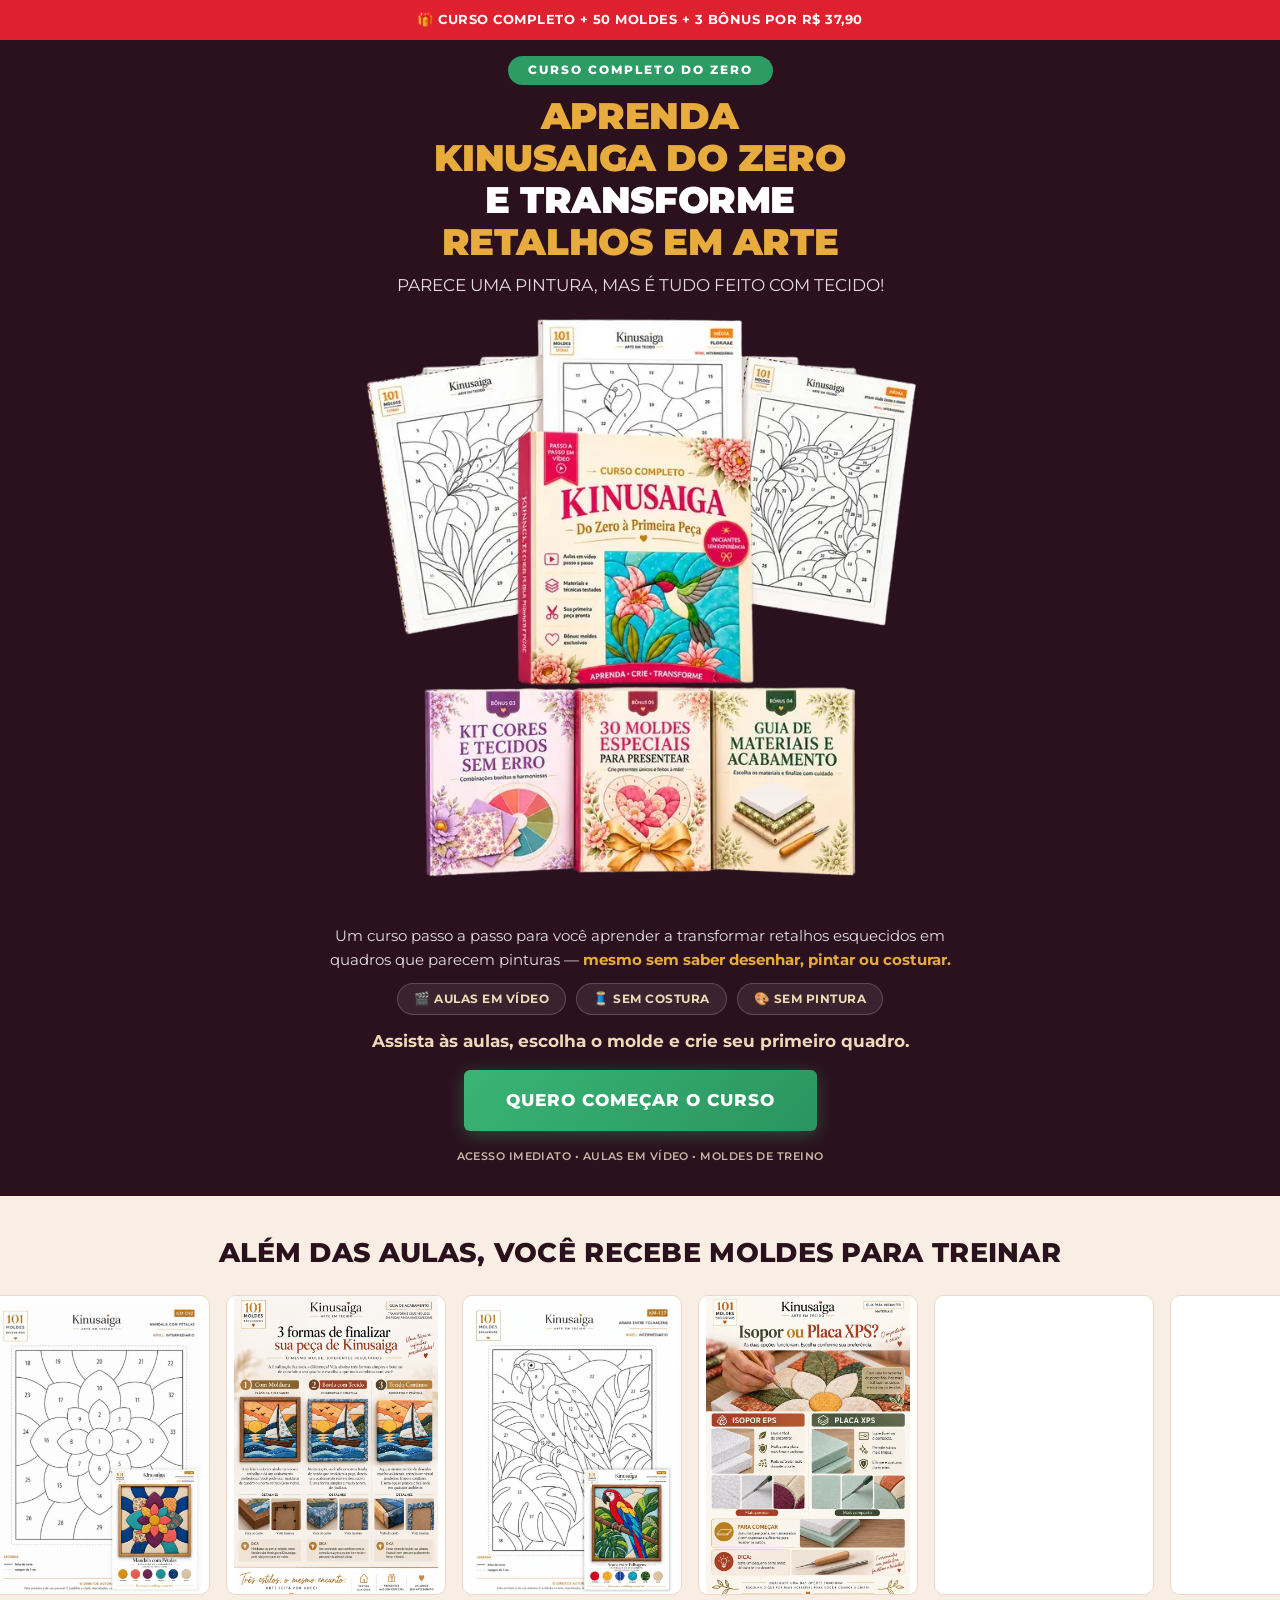
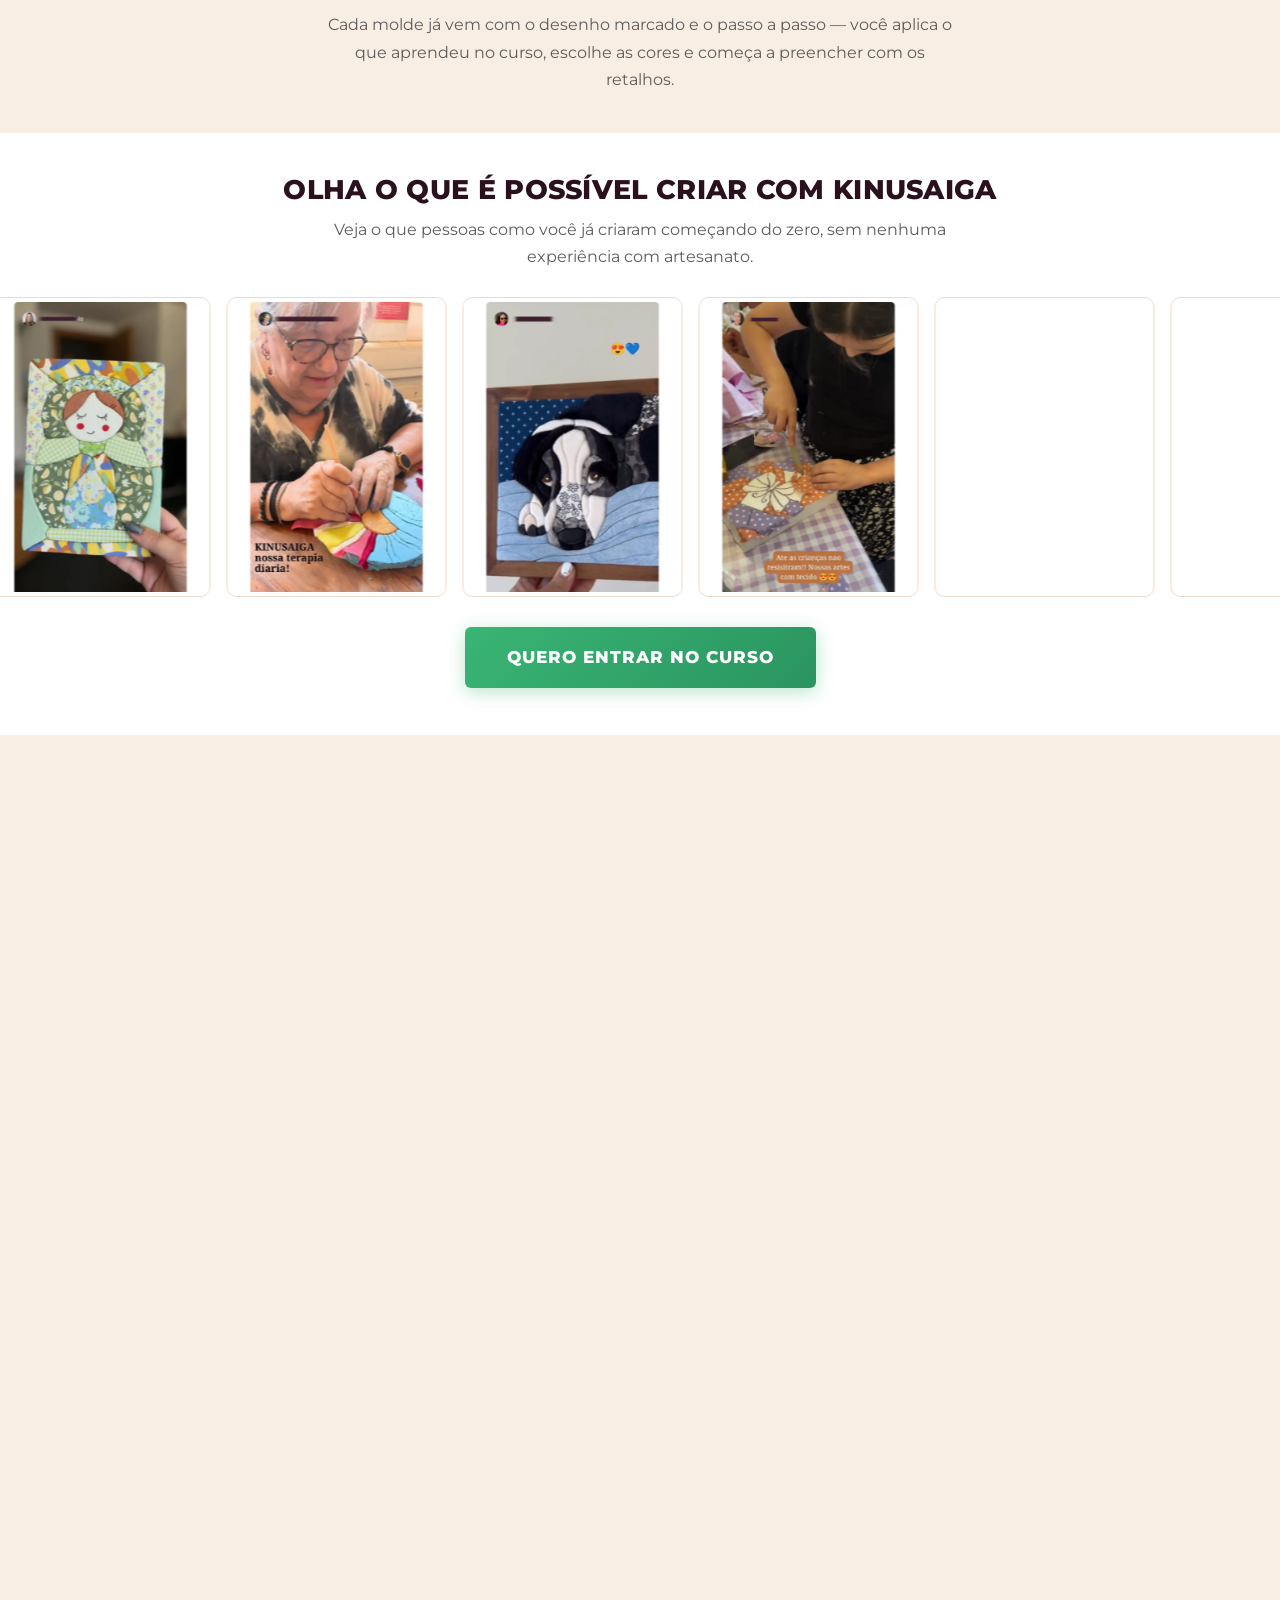
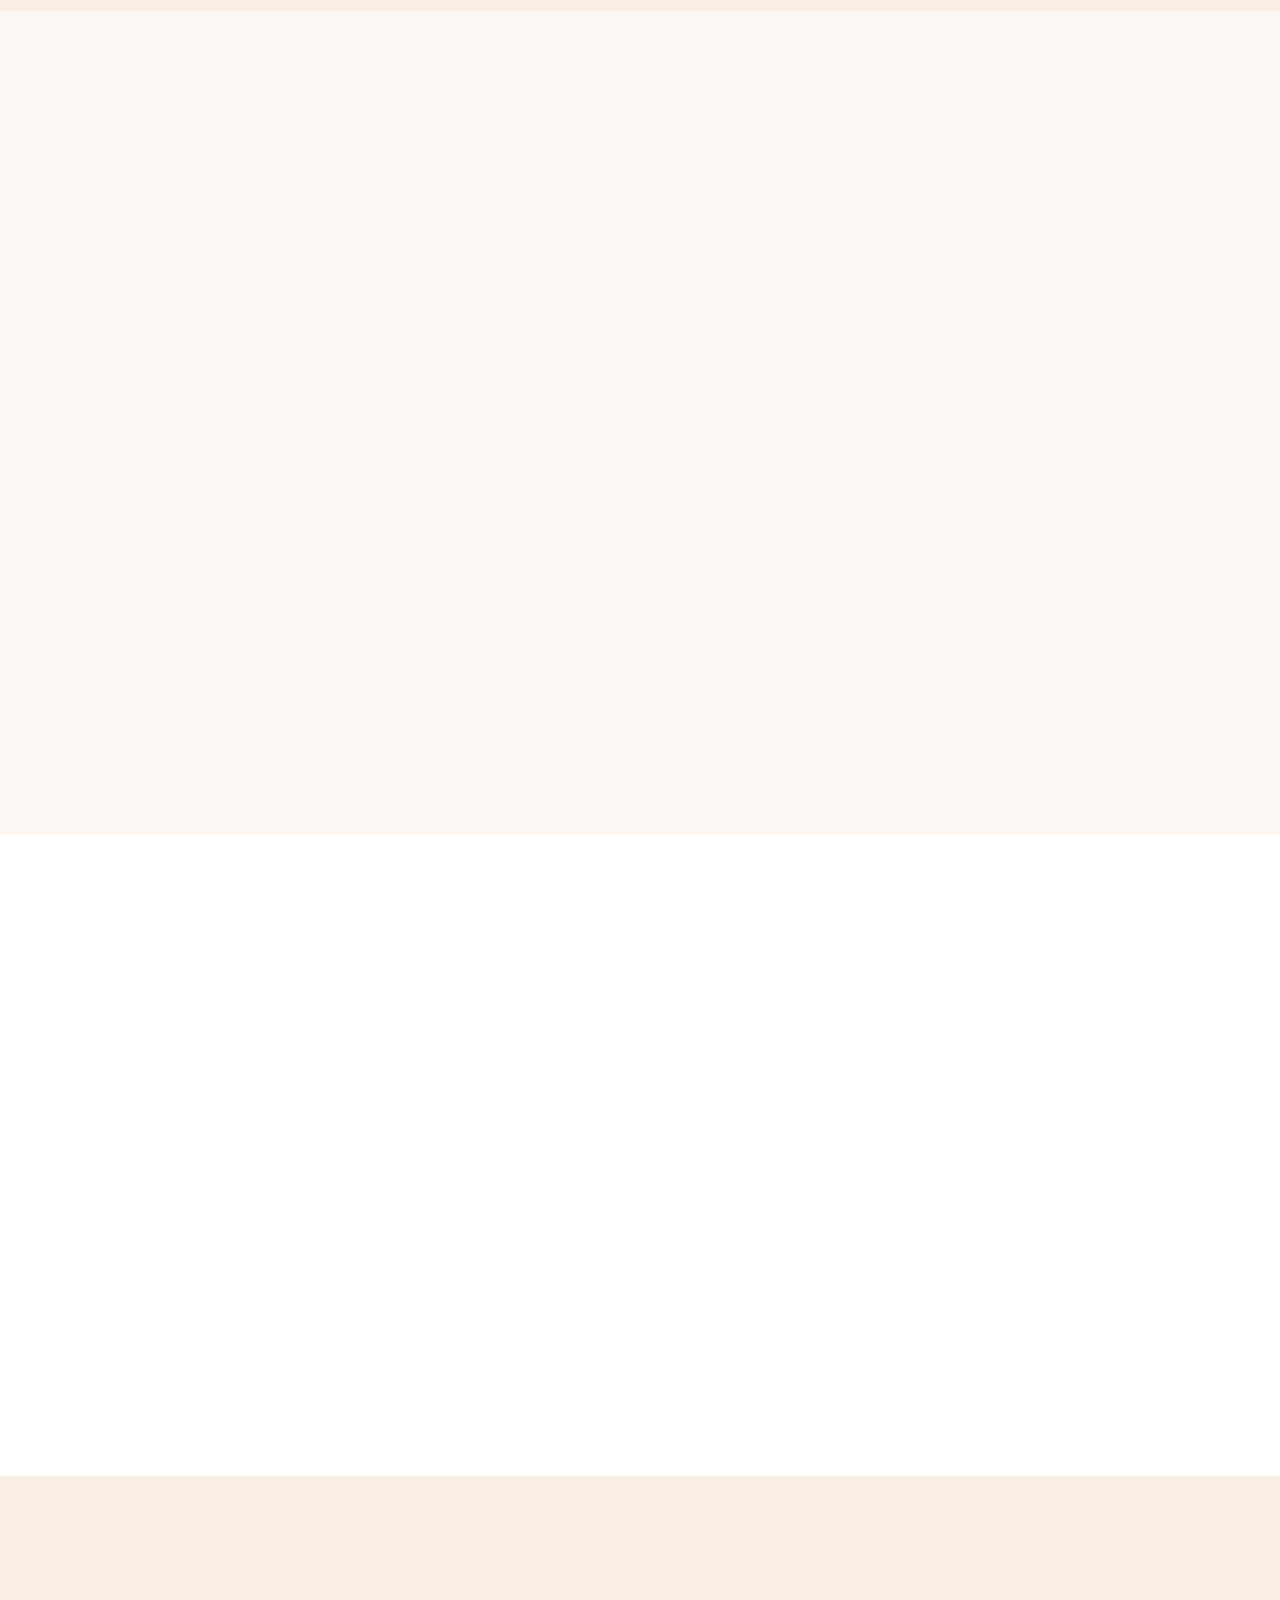
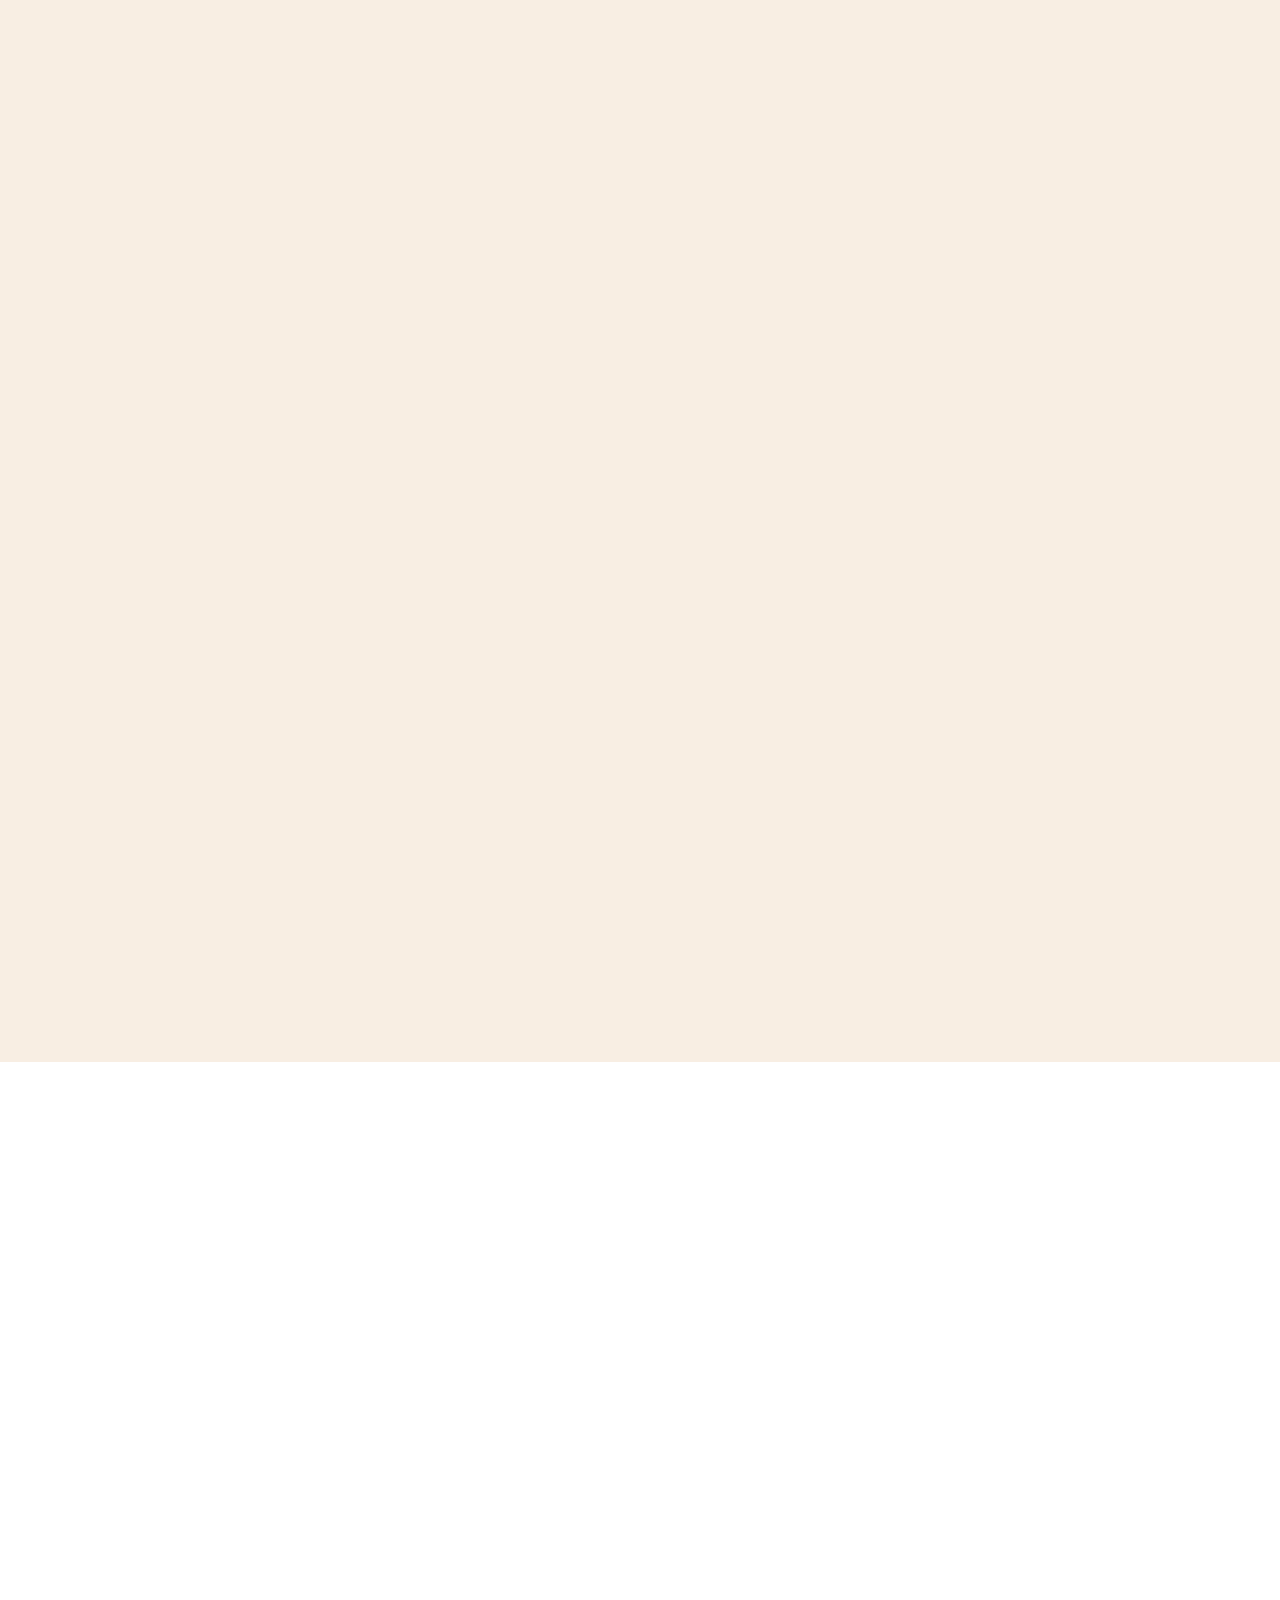
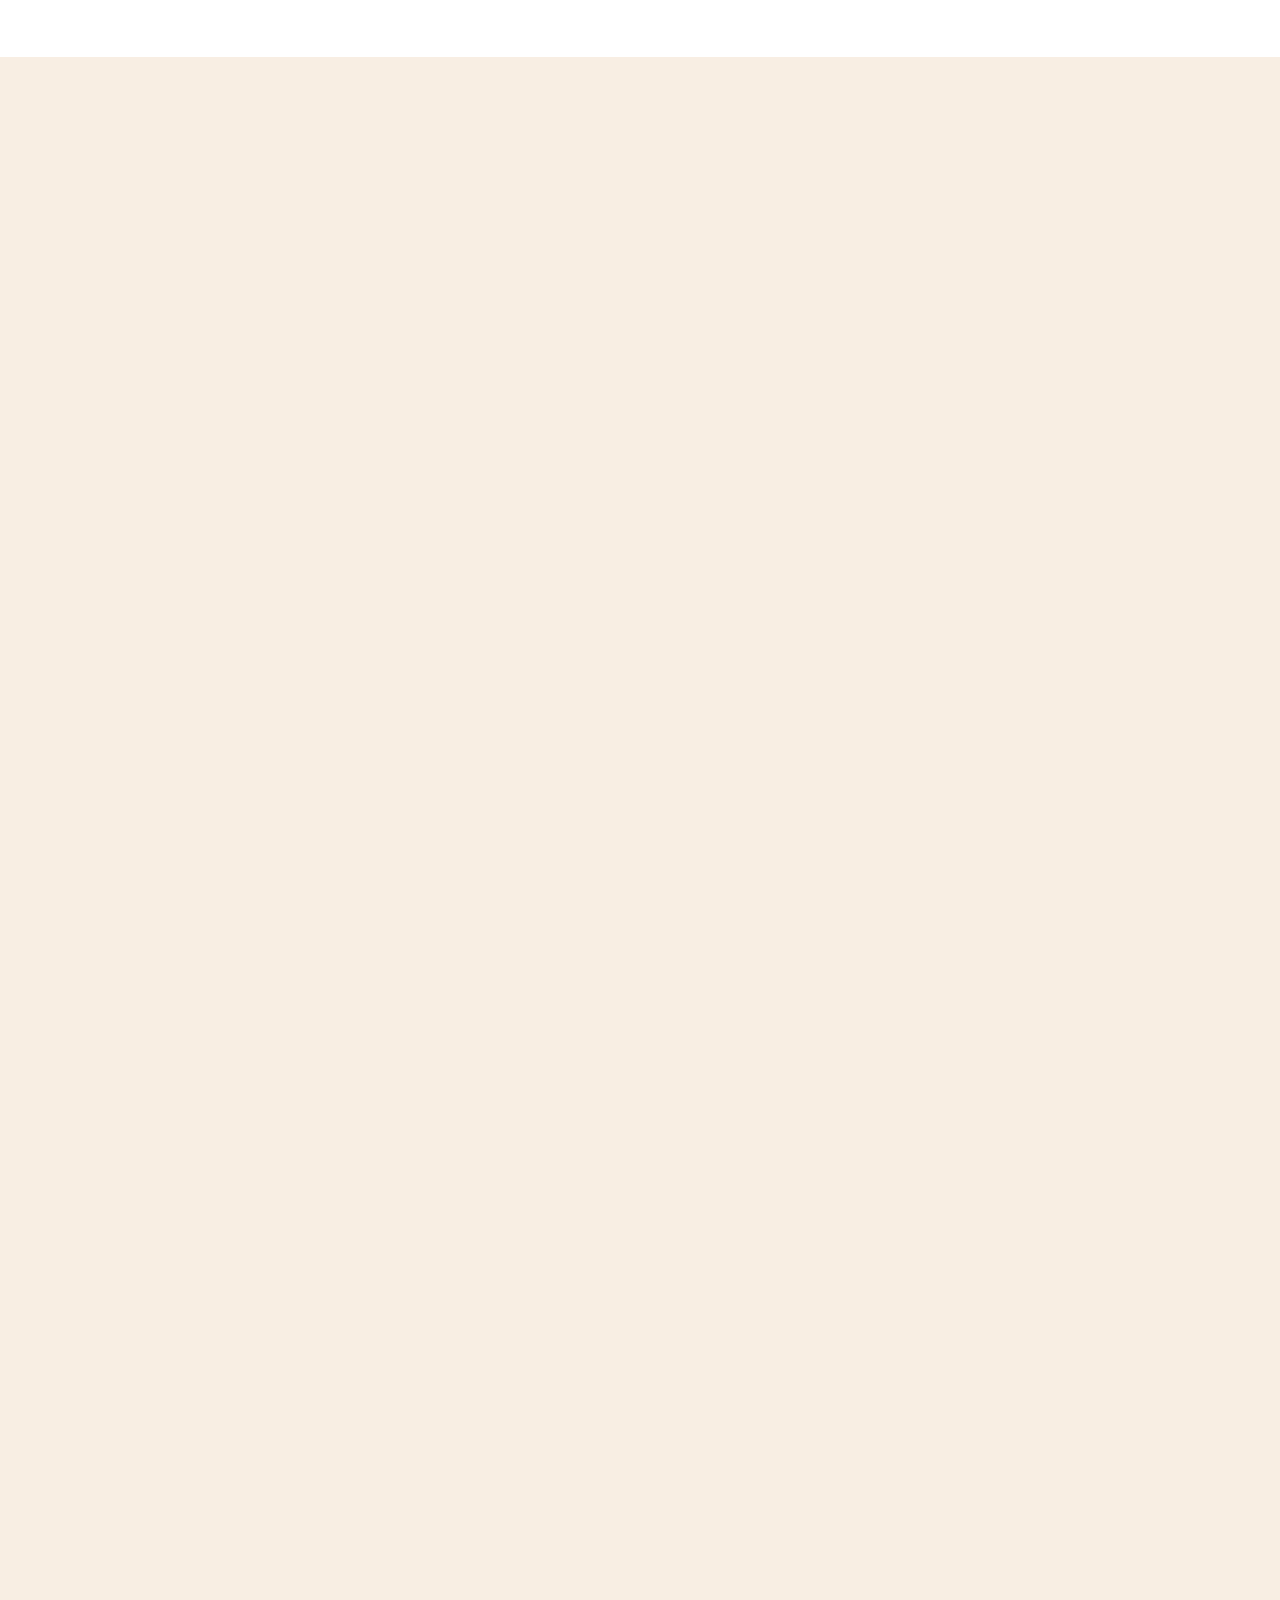
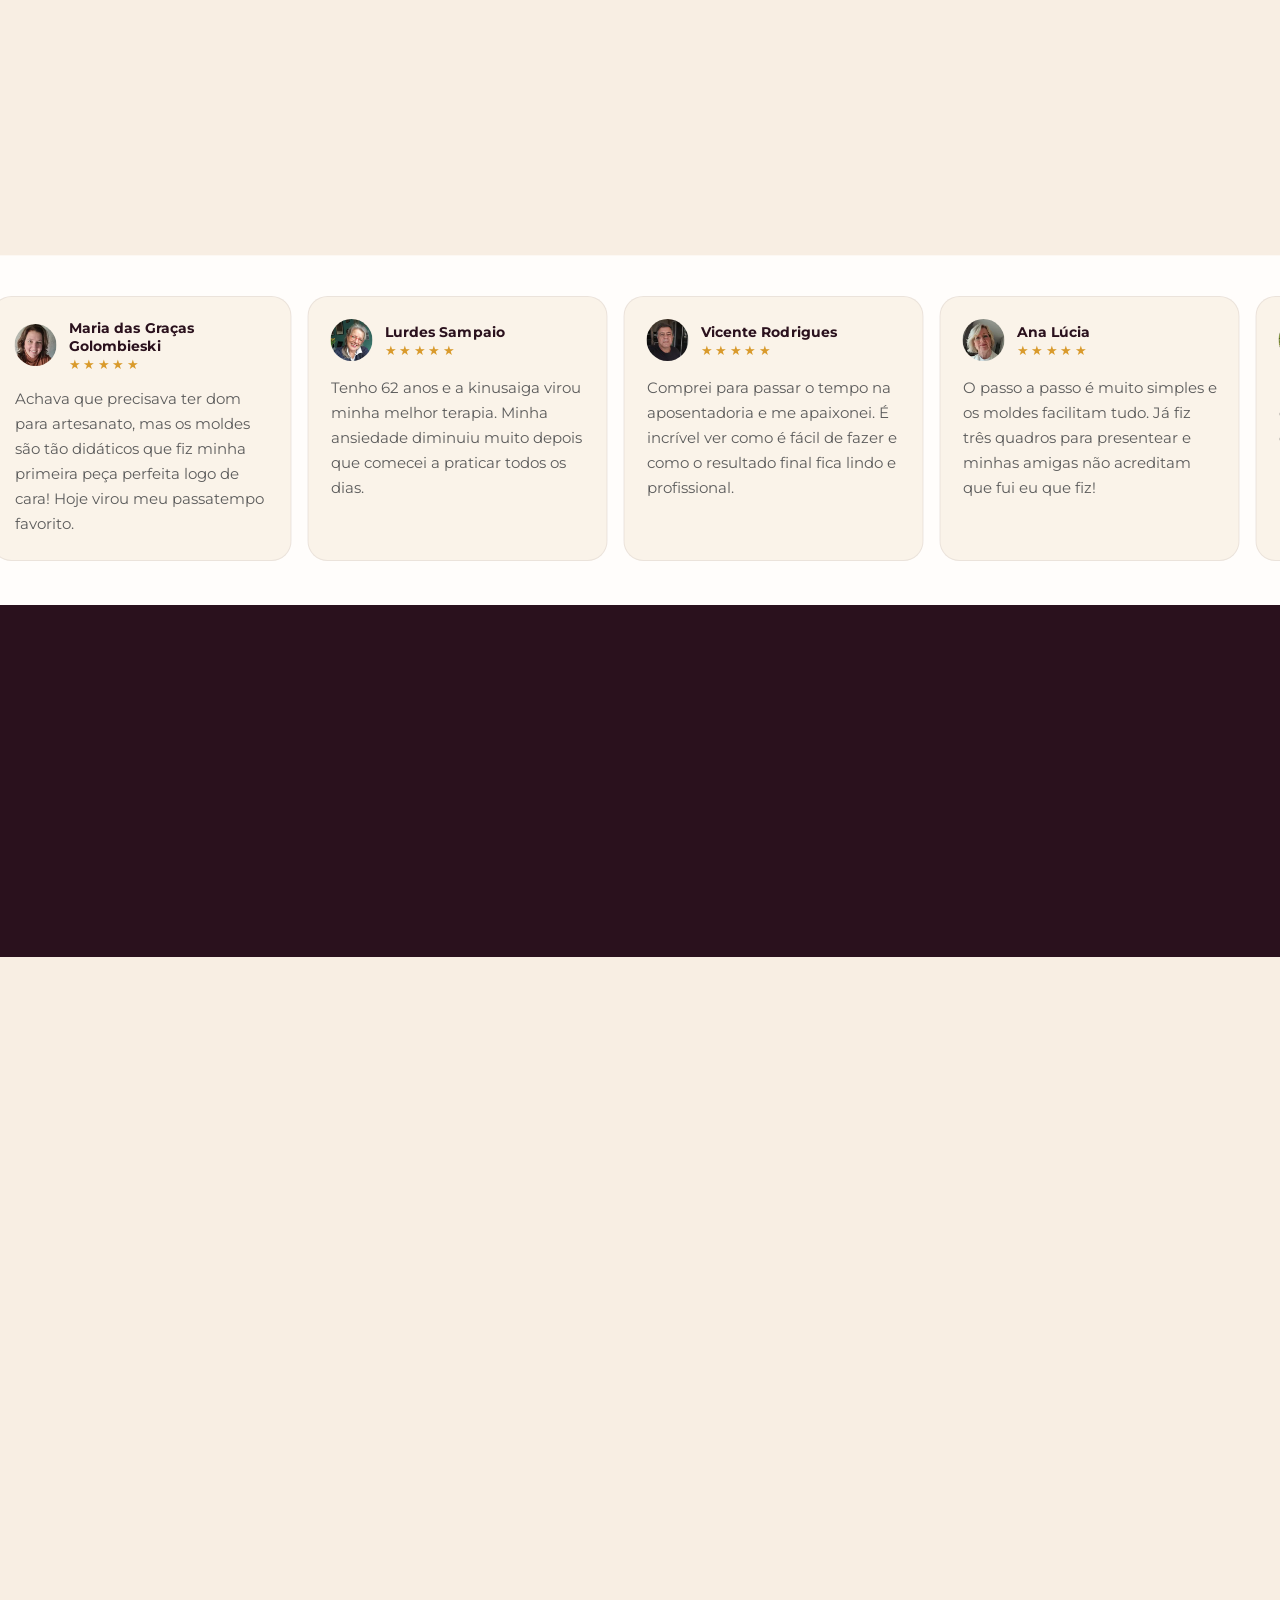
<file: index.html>
<!DOCTYPE html>
<html lang="pt-BR">
<head>
  <meta charset="utf-8">
  <meta name="viewport" content="width=device-width, initial-scale=1">
  <title>Curso de Kinusaiga do Zero — Tecidos em Arte</title>
  <meta name="description" content="Curso completo de Kinusaiga do zero, passo a passo em vídeo, com moldes de treino inclusos para transformar retalhos de tecido em quadros artesanais, sem pintar, costurar ou desenhar.">
  <meta property="og:title" content="Curso de Kinusaiga do Zero — Tecidos em Arte">
  <meta property="og:description" content="Curso completo de Kinusaiga do zero, passo a passo em vídeo, com moldes de treino inclusos para transformar retalhos de tecido em quadros artesanais, sem pintar, costurar ou desenhar.">
  <meta property="og:type" content="website">
  <meta name="twitter:card" content="summary_large_image">
  <meta name="twitter:title" content="Curso de Kinusaiga do Zero — Tecidos em Arte">
  <meta name="twitter:description" content="Curso completo de Kinusaiga do zero, passo a passo em vídeo, com moldes de treino inclusos para transformar retalhos de tecido em quadros artesanais, sem pintar, costurar ou desenhar.">
  <link rel="icon" href="favicon.ico" type="image/x-icon">

  <link rel="preconnect" href="https://fonts.googleapis.com">
  <link rel="preconnect" href="https://fonts.gstatic.com" crossorigin>
  <link rel="stylesheet" href="https://fonts.googleapis.com/css2?family=Montserrat:wght@400;500;600;700;800;900&display=swap">
  <link rel="preload" as="image" href="imgs/kit-completo-hero.webp" fetchpriority="high">
  <style>
    @layer base{*,:after,:before,::backdrop{box-sizing:border-box;border:0 solid;margin:0;padding:0}::file-selector-button{box-sizing:border-box;border:0 solid;margin:0;padding:0}html,:host{-webkit-text-size-adjust:100%;tab-size:4;line-height:1.5;font-family:var(--default-font-family,-apple-system,BlinkMacSystemFont,"Segoe UI",Roboto,"Helvetica Neue","Noto Sans",Arial,sans-serif,"Apple Color Emoji","Segoe UI Emoji","Segoe UI Symbol","Noto Color Emoji");font-feature-settings:var(--default-font-feature-settings,normal);font-variation-settings:var(--default-font-variation-settings,normal);-webkit-tap-highlight-color:transparent}hr{height:0;color:inherit;border-top-width:1px}abbr:where([title]){-webkit-text-decoration:underline dotted;text-decoration:underline dotted}h1,h2,h3,h4,h5,h6{font-size:inherit;font-weight:inherit}a{color:inherit;-webkit-text-decoration:inherit;-webkit-text-decoration:inherit;-webkit-text-decoration:inherit;-webkit-text-decoration:inherit;-webkit-text-decoration:inherit;text-decoration:inherit}b,strong{font-weight:bolder}code,kbd,samp,pre{font-family:var(--default-mono-font-family,ui-monospace,SFMono-Regular,Menlo,Monaco,Consolas,"Liberation Mono","Courier New",monospace);font-feature-settings:var(--default-mono-font-feature-settings,normal);font-variation-settings:var(--default-mono-font-variation-settings,normal);font-size:1em}small{font-size:80%}sub,sup{vertical-align:baseline;font-size:75%;line-height:0;position:relative}sub{bottom:-.25em}sup{top:-.5em}table{text-indent:0;border-color:inherit;border-collapse:collapse}:-moz-focusring:where(:not(iframe)){outline:auto}progress{vertical-align:baseline}summary{display:list-item}ol,ul,menu{list-style:none}img,svg,video,canvas,audio,iframe,embed,object{vertical-align:middle;display:block}img,video{max-width:100%;height:auto}button,input,select,optgroup,textarea{font:inherit;font-feature-settings:inherit;font-variation-settings:inherit;letter-spacing:inherit;color:inherit;opacity:1;background-color:#0000;border-radius:0}::file-selector-button{font:inherit;font-feature-settings:inherit;font-variation-settings:inherit;letter-spacing:inherit;color:inherit;opacity:1;background-color:#0000;border-radius:0}:where(select:is([multiple],[size])) optgroup{font-weight:bolder}:where(select:is([multiple],[size])) optgroup option{padding-inline-start:20px}::file-selector-button{margin-inline-end:4px}::placeholder{opacity:1}@supports (not ((-webkit-appearance:-apple-pay-button))) or (contain-intrinsic-size:1px){::placeholder{color:currentColor}@supports (color:color-mix(in lab,red,red)){::placeholder{color:color-mix(in oklab,currentcolor 50%,transparent)}}}textarea{resize:vertical}::-webkit-search-decoration{-webkit-appearance:none}::-webkit-date-and-time-value{min-height:1lh;text-align:inherit}::-webkit-datetime-edit{display:inline-flex}::-webkit-datetime-edit-fields-wrapper{padding:0}::-webkit-datetime-edit{padding-block:0}::-webkit-datetime-edit-year-field{padding-block:0}::-webkit-datetime-edit-month-field{padding-block:0}::-webkit-datetime-edit-day-field{padding-block:0}::-webkit-datetime-edit-hour-field{padding-block:0}::-webkit-datetime-edit-minute-field{padding-block:0}::-webkit-datetime-edit-second-field{padding-block:0}::-webkit-datetime-edit-millisecond-field{padding-block:0}::-webkit-datetime-edit-meridiem-field{padding-block:0}::-webkit-calendar-picker-indicator{line-height:1}:-moz-ui-invalid{box-shadow:none}button,input:where([type=button],[type=reset],[type=submit]){appearance:button}::file-selector-button{appearance:button}::-webkit-inner-spin-button{height:auto}::-webkit-outer-spin-button{height:auto}[hidden]:where(:not([hidden=until-found])){display:none!important}*{border-color:oklch(92.9% .013 255.508)}}html{scroll-behavior:smooth;overflow-x:hidden}*{margin:0;padding:0;box-sizing:border-box}:root{--fundo:#FDF8F3;--fundo-alt:#F8EEE3;--escuro:#2A111D;--verde:#39B574;--verde-escuro:#2A9460;--marrom:#C63D69;--marrom-titulo:#2A111D;--texto:#1A1A1A;--texto-sub:#5C5C5C;--borda:#EBD9CB;--vermelho:#C63D69;--rosa:#C63D69;--laranja:#E8AB3E}body{font-family:'Montserrat',sans-serif;background-color:var(--fundo);color:var(--texto);overflow-x:hidden}.container{max-width:900px;margin:0 auto;padding:0 20px}.top-bar{background-color:#DF202E;color:#FFFFFF;text-align:center;padding:10px 20px;font-size:0.82rem;font-weight:700;letter-spacing:0.5px;text-transform:uppercase}.hero-section{background:var(--escuro);padding:24px 20px 60px;text-align:center}.collection-badge{display:inline-block;background:#2D9B64;color:white;font-size:0.72rem;font-weight:800;letter-spacing:2px;text-transform:uppercase;padding:6px 20px;border-radius:30px;margin-bottom:24px;animation:badge-pulse 2.5s ease-in-out infinite}@keyframes badge-pulse{0%,100%{transform:scale(1)}50%{transform:scale(1.04)}}.headline{font-size:2.3rem;font-weight:900;text-transform:uppercase;color:#FFFFFF;line-height:1.2;margin-bottom:30px;max-width:780px;margin-left:auto;margin-right:auto}.headline .destaque{color:var(--laranja)}.image-wrapper{margin:30px auto;max-width:600px}.mockup-img{width:100%;border-radius:12px;box-shadow:0 6px 24px rgba(0,0,0,0.3)}.hero-badges{margin:28px auto;max-width:650px}.hero-badges-text{color:#E3DDDD;font-size:0.95rem;margin-bottom:14px;line-height:1.6}.hero-badges-text strong{color:var(--laranja)}.hero-badges-pills{display:flex;flex-wrap:wrap;gap:10px;justify-content:center}.hero-pill{background:rgba(255,255,255,0.08);border:1px solid rgba(255,255,255,0.18);color:#F0D9B8;font-size:0.78rem;font-weight:700;padding:6px 16px;border-radius:20px;text-transform:uppercase;letter-spacing:0.5px}.subheadline{color:#C8B8A8;font-size:1.05rem;line-height:1.7;max-width:700px;margin:0 auto 30px}.subheadline strong{color:#F0D9B8}.cta-container{text-align:center}.cta-button{display:inline-block;position:relative;overflow:hidden;background:linear-gradient(135deg,var(--verde) 0%,var(--verde-escuro) 100%);color:white;font-size:1.05rem;font-weight:800;text-transform:uppercase;letter-spacing:1px;padding:18px 42px;border-radius:6px;text-decoration:none;animation:cta-pulse 2.2s ease-in-out infinite;box-shadow:0 4px 18px rgba(57,181,116,0.35);transition:transform 0.2s,box-shadow 0.2s}.cta-button::after{content:'';position:absolute;top:0;left:-75%;width:50%;height:100%;background:linear-gradient(120deg,transparent 0%,rgba(255,255,255,0.28) 50%,transparent 100%);animation:cta-shimmer 2.2s ease-in-out infinite;pointer-events:none}.cta-button:hover{transform:translateY(-3px) scale(1.02);box-shadow:0 10px 32px rgba(57,181,116,0.55);animation-play-state:paused}.cta-button:hover::after{animation-play-state:paused}@keyframes cta-pulse{0%{transform:scale(1);box-shadow:0 4px 18px rgba(57,181,116,0.35)}50%{transform:scale(1.035);box-shadow:0 8px 30px rgba(57,181,116,0.6)}100%{transform:scale(1);box-shadow:0 4px 18px rgba(57,181,116,0.35)}}@keyframes cta-shimmer{0%{left:-75%}60%{left:130%}100%{left:130%}}.cta-price-block{display:flex;flex-direction:column;align-items:center;margin-bottom:14px}.cta-price-old{font-size:0.8rem;color:rgba(255,255,255,0.65);font-weight:500}.cta-price-old s{color:rgba(255,255,255,0.5)}.cta-price-current{font-size:2.4rem;font-weight:900;color:#F0D9B8;line-height:1.1;margin-top:2px}.cta-price-urgencia{font-size:0.72rem;font-weight:700;color:#FFD060;text-transform:uppercase;letter-spacing:0.06em;margin-top:6px}.cta-subtitle{color:#7A6A5A;font-size:0.78rem;margin-top:6px}.trust-badges-hero{display:flex;align-items:flex-start;justify-content:center;gap:24px;padding-top:20px;flex-wrap:wrap}.trust-item{display:flex;flex-direction:column;align-items:center;gap:8px;color:#fff;font-size:0.75rem;font-weight:700}.trust-icon-wrap{width:44px;height:44px;border-radius:50%;background:rgba(255,255,255,0.15);border:1px solid rgba(255,255,255,0.25);display:flex;align-items:center;justify-content:center}.trust-item svg{width:22px;height:22px;color:#fff}.carousel-section{background:var(--fundo-alt);padding:60px 0;overflow:hidden}.carousel-header{text-align:center;margin-bottom:36px;padding:0 20px}.section-title{font-size:1.6rem;font-weight:800;text-transform:uppercase;color:var(--marrom-titulo);letter-spacing:0.5px;line-height:1.3}.carousel-section .section-title{color:var(--marrom-titulo)}.underline-highlight{text-decoration:underline;text-decoration-color:var(--verde);text-decoration-thickness:3px;text-underline-offset:4px}.carousel-container{width:100%;overflow:hidden;position:relative}.carousel-track{display:flex;gap:16px;padding:10px 0;animation:scroll-left 35s linear infinite;width:max-content}.track-reverse{animation:scroll-right 40s linear infinite}@keyframes scroll-left{0%{transform:translateX(0)}100%{transform:translateX(-50%)}}@keyframes scroll-right{0%{transform:translateX(-50%)}100%{transform:translateX(0)}}.carousel-item{flex-shrink:0;width:260px;height:180px;border-radius:10px;overflow:hidden;background:var(--borda);border:1px solid var(--borda)}.carousel-item img{width:100%;height:100%;object-fit:cover}.testimonials-section{background:#FFFFFF;padding:60px 0;overflow:hidden}.testimonials-section .section-title{color:var(--marrom-titulo)}.depoimentos-stack{display:flex;flex-direction:column;align-items:center;gap:16px;padding:0 20px}.depoimentos-stack img{width:100%;max-width:560px;height:auto;display:block}.showcase-section{background:#FFFFFF;padding:32px 0 70px}.showcase-container{text-align:center}.showcase-card{background:var(--fundo);border-radius:16px;padding:40px 36px;margin-top:36px;border:1px solid var(--borda)}.artist-list{list-style:none;columns:2;gap:16px;text-align:left}.artist-item{font-size:0.95rem;font-weight:600;padding:8px 4px;color:var(--texto);border-bottom:1px solid var(--borda);break-inside:avoid}.artist-bullet{color:var(--verde);font-weight:900;margin-right:8px}.artesanatos-section{background:#FFFFFF;padding:70px 20px 32px;text-align:center}.artesanatos-subtitle{color:var(--texto-sub);font-size:0.95rem;margin:14px auto 40px;max-width:620px;line-height:1.6}.artesanatos-grid{display:grid;grid-template-columns:repeat(3,1fr);gap:12px;max-width:900px;margin:0 auto}.artesanato-item{position:relative;border-radius:12px;overflow:hidden;aspect-ratio:1 / 1;border:1px solid var(--borda);background:var(--fundo-alt)}.artesanato-item--wide{grid-column:span 1}.artesanato-item img{width:100%;height:100%;object-fit:cover;display:block;transition:transform 0.35s ease}.artesanato-item:hover img{transform:scale(1.06)}.artesanato-label{position:absolute;bottom:0;left:0;right:0;background:linear-gradient(transparent,rgba(0,0,0,0.72));color:#fff;font-size:0.68rem;font-weight:800;text-transform:uppercase;letter-spacing:0.6px;padding:24px 10px 10px;text-align:center}.mais-grid{display:flex;flex-wrap:wrap;gap:10px;justify-content:center;margin-top:32px;max-width:700px;margin-left:auto;margin-right:auto}.mais-pill{background:var(--fundo-alt);border:1px solid var(--borda);color:var(--marrom-titulo);font-size:0.82rem;font-weight:700;padding:8px 18px;border-radius:30px;text-transform:uppercase;letter-spacing:0.3px}.mais-rodape{text-align:center;margin-top:22px;color:var(--texto-sub);font-size:0.88rem;font-weight:600;font-style:italic}.features-section{background:var(--fundo-alt);padding:70px 20px;text-align:center}.features-section .section-title{color:var(--marrom-titulo)}.features-subtitle{color:var(--texto-sub);font-size:0.95rem;margin-top:12px;margin-bottom:40px;max-width:600px;margin-left:auto;margin-right:auto}.features-grid{display:grid;grid-template-columns:repeat(2,1fr);gap:16px;max-width:760px;margin:0 auto}.feature-card{background:#FFFFFF;border:1px solid var(--borda);border-radius:14px;padding:24px 20px;display:flex;align-items:center;gap:16px;text-align:left}.feature-icon{font-size:1.8rem;flex-shrink:0}.feature-text h3{font-size:0.88rem;font-weight:700;color:var(--marrom-titulo);text-transform:uppercase;line-height:1.4}.urgency-section{background:#FFFFFF;padding:60px 20px}.urgency-container{max-width:700px}.urgency-card{background:var(--fundo);border-radius:16px;padding:48px 40px;text-align:center;border:1px solid var(--borda)}.promo-tag{display:inline-block;background:var(--laranja);color:white;font-size:0.72rem;font-weight:800;letter-spacing:1px;text-transform:uppercase;padding:6px 18px;border-radius:20px;margin-bottom:22px}.urgency-card h3{font-size:1.4rem;font-weight:700;color:var(--marrom-titulo);line-height:1.5}.urgency-card h3 strong{color:var(--marrom)}.payment-icons{display:flex;gap:20px;justify-content:center;flex-wrap:wrap;color:var(--texto-sub);font-size:0.82rem;font-weight:600}.deliverables-section{background:var(--fundo-alt);padding:70px 20px;text-align:center}.deliverables-box{background:var(--escuro);border-radius:16px;padding:48px 40px;max-width:700px;margin:36px auto 0}.deliverables-tag{display:inline-block;background:var(--verde);color:white;font-size:0.72rem;font-weight:800;letter-spacing:1.5px;text-transform:uppercase;padding:6px 20px;border-radius:20px;margin-bottom:28px}.deliverables-img{display:block;width:100%;max-width:380px;border-radius:10px;margin:0 auto 32px;box-shadow:0 4px 16px rgba(0,0,0,0.25)}.deliverables-list{list-style:none;text-align:left;display:flex;flex-direction:column;gap:14px}.deliverables-list li{display:flex;align-items:flex-start;gap:12px;color:#D8C8B0;font-size:0.95rem;font-weight:600;line-height:1.5}.check-icon{color:var(--verde);flex-shrink:0;margin-top:2px}.bonus-transition{margin-top:60px;text-align:center}.bonus-transition h3{font-size:1.5rem;font-weight:800;color:var(--marrom-titulo);text-transform:uppercase;line-height:1.4}.bonus-transition h3 strong{color:var(--marrom)}.bonus-transition p{color:var(--texto-sub);font-size:1rem;margin:12px 0 20px}.bonus-tag{display:inline-block;background:linear-gradient(135deg,var(--verde),var(--verde-escuro));color:white;font-size:0.82rem;font-weight:800;letter-spacing:1px;text-transform:uppercase;padding:8px 24px;border-radius:30px}.bonus-section{background:#FFFFFF;padding:70px 20px}.bonus-grid{display:grid;grid-template-columns:repeat(2,1fr);gap:20px;max-width:760px;margin:0 auto}.bonus-card{background:#fff;border-radius:12px;overflow:hidden;border:1px solid var(--borda);display:flex;flex-direction:column;transition:transform 0.2s}.bonus-card:hover{transform:translateY(-3px)}.bonus-img-placeholder{background:var(--fundo-alt);overflow:hidden;aspect-ratio:4 / 3;display:flex;align-items:center;justify-content:center}.bonus-img{width:100%;height:auto;display:block}.bonus-content{padding:20px;flex:1;display:flex;flex-direction:column;gap:8px}.bonus-number{align-self:flex-start;display:inline-flex;align-items:center;gap:4px;background:var(--rosa);color:#FFFFFF;padding:5px 11px;border-radius:999px;font-size:0.7rem;font-weight:800;text-transform:uppercase;letter-spacing:0.06em;box-shadow:0 3px 8px rgba(198,61,105,0.22)}.bonus-title{font-size:0.88rem;font-weight:800;color:var(--marrom-titulo);text-transform:uppercase;line-height:1.35}.bonus-desc{font-size:0.82rem;color:var(--texto-sub);line-height:1.6;flex:1}.bonus-value{font-size:0.8rem;color:#bbb;margin-top:4px;padding-top:10px;border-top:1px dashed #e2d5c5}.riscado{text-decoration:line-through;color:#A0A0A0;margin-right:6px}.gratis{color:var(--verde);font-size:0.95rem;font-weight:800}.deliverables-more{text-align:center;margin-top:28px;font-size:1.25rem;font-weight:800;color:#F0D9B8;text-transform:uppercase;letter-spacing:1px}.deliverables-footer{text-align:center;margin-top:10px;font-size:0.95rem;color:#D8C8B0;font-weight:600}.plans-section{padding:64px 0;background:var(--fundo-alt)}.plans-header{text-align:center;padding:0 20px 32px}.promo-tag-red{display:inline-block;background:var(--vermelho);color:#fff;padding:8px 22px;border-radius:50px;font-size:0.78rem;font-weight:700;letter-spacing:0.4px;margin-bottom:20px}.plans-divider{border:none;border-top:2px solid var(--borda);max-width:200px;margin:20px auto 0}.plans-container{max-width:900px}.plans-grid{display:grid;grid-template-columns:1fr 1fr;gap:24px;align-items:start}.plan-card{border-radius:20px;padding:32px 24px;position:relative;box-shadow:0 4px 16px rgba(0,0,0,0.10)}.plan-basic{background:#fff;border:1px solid var(--borda)}.plan-complete{background:#fff;border:2px solid var(--verde)}.plan-title{font-size:1.05rem;font-weight:800;text-transform:uppercase;color:var(--marrom-titulo);text-align:center;margin-bottom:20px}.text-white{color:#F0D9B8 !important}.plan-img{width:100%;border-radius:10px;display:block}.plan-img-frame{background:transparent;border:none;border-radius:0;padding:0;margin-bottom:16px;box-shadow:none}.plan-img-frame--complete{border:none;background:transparent}.plan-img-frame .plan-img{border-radius:12px;box-shadow:none}.plan-subtitle{font-size:0.82rem;font-weight:600;color:var(--texto-sub);margin-bottom:12px}.plan-subtitle--highlight{font-size:0.92rem;font-weight:800;color:var(--marrom-titulo);text-transform:uppercase;letter-spacing:0.8px;text-align:center;margin-top:-10px;margin-bottom:8px}.plan-description{font-size:0.82rem;font-weight:500;color:var(--texto-sub);text-align:center;line-height:1.5;margin-bottom:18px;padding:0 8px}.plan-features{display:flex;flex-direction:column;gap:10px;margin-bottom:26px;list-style:none}.plan-features li{display:flex;align-items:flex-start;gap:8px;font-size:0.83rem;font-weight:600;color:var(--texto);line-height:1.4;padding-bottom:10px;border-bottom:1px solid var(--borda)}.plan-features li:last-child{border-bottom:none;padding-bottom:0}.plan-features--no-dividers li{border-bottom:none}.plan-features.text-white li{color:#C8B8A8}.check-icon-sm{min-width:20px;color:#0b8c2d;margin-top:2px}.x-icon-sm{min-width:20px;color:#c7334f;margin-top:2px}.plan-features .feature-unavailable{color:var(--texto-sub)}.feature-unavailable span{text-decoration:line-through;text-decoration-thickness:1.5px}.gift-item{color:var(--texto) !important;font-size:0.8rem !important}.gift-item strong{color:var(--marrom-titulo);margin-right:4px}.plan-price-box{background:transparent;padding:6px 0;text-align:center;margin-bottom:20px;border:none}.price-complete{background:transparent;border:none}.price-old{display:block;font-size:0.78rem;font-weight:700;color:var(--vermelho);text-decoration:line-through;margin-bottom:4px}.price-current{font-size:2rem;font-weight:800;color:var(--verde);margin:4px 0;display:block}.price-installments{display:block;font-size:0.76rem;color:var(--texto-sub);margin-top:4px}.price-economy,.price-economy strong,.price-economy .green-dot{color:var(--verde) !important}.price-economy{display:block;font-size:0.8rem;font-weight:700;margin-top:8px}.green-dot{color:var(--verde);font-size:1.2rem}.plan-btn{display:block;width:100%;text-align:center;padding:16px 12px;border-radius:10px;font-size:0.87rem;font-weight:800;text-transform:uppercase;letter-spacing:0.3px;transition:transform 0.18s,opacity 0.18s;text-decoration:none}.plan-btn:hover{transform:translateY(-2px);opacity:0.92}.missed-item{margin-top:6px;color:#A0A0A0}.missed-item s,.missed-item strong{color:#A0A0A0;text-decoration:line-through}.btn-basic{background:#E5DDD0;color:#1B5E20;border:2px solid #1B5E20}.btn-complete{position:relative;overflow:hidden;background:#39B574;color:#fff;border:none;box-shadow:0 4px 12px rgba(0,0,0,0.12);animation:pulse-button-cta 2s infinite}.btn-complete::after{content:'';position:absolute;top:0;left:-75%;width:50%;height:100%;background:linear-gradient(120deg,transparent 0%,rgba(255,255,255,0.25) 50%,transparent 100%);animation:cta-shimmer 2s ease-in-out infinite;pointer-events:none}.btn-complete:hover{animation-play-state:paused;transform:scale(1.02) translateY(-2px);background:#32A267;box-shadow:0 6px 20px rgba(50,162,103,0.5)}.complete-price-notice{margin-top:16px;padding:4px 8px 0;background:transparent;color:var(--marrom-titulo);text-align:center}.complete-price-notice p{margin:0;font-size:0.82rem;line-height:1.45}.complete-price-notice-title{margin-bottom:12px !important;font-weight:800}.complete-price-notice strong{color:#A05E2B;font-weight:900}@keyframes pulse-button-cta{0%{transform:scale(1);box-shadow:0 0 0 0 rgba(57,181,116,0.6)}70%{transform:scale(1.04);box-shadow:0 0 0 12px rgba(57,181,116,0)}100%{transform:scale(1);box-shadow:0 0 0 0 rgba(57,181,116,0)}}.tag-bestseller{position:absolute;top:-14px;left:50%;transform:translateX(-50%);background:#3A8153;color:#FFFFFF;padding:6px 22px;border-radius:50px;font-size:0.78rem;font-weight:800;white-space:nowrap;box-shadow:0 4px 14px rgba(0,0,0,0.15)}.tag-2x{background:rgba(44,153,99,0.15);color:#5DCC6A;text-align:center;padding:8px 12px;border-radius:8px;font-size:0.78rem;font-weight:700;margin-bottom:16px;border:1px solid rgba(44,153,99,0.30)}.plan-popular-alert{text-align:center;margin-top:22px;padding:18px 16px;background:#FFF9EB;border-radius:12px;border:1.5px dashed rgba(232,171,62,0.7)}.plan-popular-alert p{font-size:0.85rem;color:#A05E2B;font-weight:800;margin-bottom:14px;font-style:normal}.arrow-down-circle{display:flex;justify-content:center;align-items:center;background:var(--laranja);color:#fff;width:34px;height:34px;border-radius:50%;margin:0 auto;animation:bounce-arrow 0.7s ease-in-out infinite alternate;box-shadow:0 4px 10px rgba(232,171,62,0.3)}@keyframes bounce-arrow{from{transform:translateY(-4px)}to{transform:translateY(4px)}}.urgency-seal-text{font-size:0.82rem;color:#E53E3E;margin-top:14px;margin-bottom:6px;text-align:center}.hotmart-seal{width:100%;max-width:160px;display:block;margin:20px auto 0;opacity:1}.animated-circle{animation:wobble-circle 1.8s ease-in-out infinite alternate}.circle-path,.circle-path-delay{stroke-dasharray:1;stroke-dashoffset:1}.draw-active .circle-path{animation:drawCircle 1.5s ease-out forwards}.draw-active .circle-path-delay{animation:drawCircle 1.5s ease-out forwards;animation-delay:0.3s}@keyframes drawCircle{to{stroke-dashoffset:0}}@keyframes wobble-circle{0%{transform:scale(1) rotate(0deg);opacity:0.9}100%{transform:scale(1.06,0.96) rotate(2deg);opacity:1}}.guarantee-section{background:var(--escuro);padding:70px 20px}.guarantee-container{display:flex;align-items:center;gap:48px;max-width:800px}.guarantee-img-col{flex-shrink:0}.guarantee-seal{width:180px}.guarantee-title{font-size:1.4rem;font-weight:800;color:#F0D9B8;text-transform:uppercase;margin-bottom:16px;line-height:1.3}.guarantee-content p{font-size:0.92rem;color:#9A8878;line-height:1.7;margin-bottom:14px}.guarantee-content strong{color:#F0D9B8}.guarantee-risk{font-size:0.88rem;font-weight:700;color:var(--verde) !important;text-transform:uppercase;letter-spacing:0.5px}.faq-section{background:var(--fundo-alt);padding:72px 20px}.faq-title{text-align:center;margin-bottom:40px;color:var(--marrom-titulo)}.faq-list{max-width:720px;margin:0 auto;display:flex;flex-direction:column;gap:12px}.faq-item{border:1px solid var(--borda);border-radius:10px;overflow:hidden;background:#fff}.faq-question{width:100%;background:none;border:none;padding:18px 20px;display:flex;justify-content:space-between;align-items:center;gap:12px;text-align:left;font-family:'Montserrat',sans-serif;font-size:0.9rem;font-weight:700;color:var(--marrom-titulo);cursor:pointer;transition:background 0.2s}.faq-question:hover{background:var(--fundo-alt)}.faq-icon{font-size:1.3rem;font-weight:400;color:var(--marrom);flex-shrink:0;transition:transform 0.25s}.faq-item.open .faq-icon{transform:rotate(45deg)}.faq-answer{max-height:0;overflow:hidden;transition:max-height 0.35s ease,padding 0.25s ease;padding:0 20px}.faq-item.open .faq-answer{max-height:300px;padding:0 20px 18px}.faq-answer p{font-size:0.86rem;color:var(--texto-sub);line-height:1.7}.site-footer{background:#111;padding:40px 20px;text-align:center}.footer-container p{font-size:0.78rem;color:#A0A0A0;margin-bottom:10px}.footer-disclaimer{line-height:1.7;max-width:700px;margin:0 auto}@media (max-width:640px){.headline{font-size:1.6rem}.section-title{font-size:1.25rem}.plans-grid{grid-template-columns:1fr}.features-grid{grid-template-columns:1fr}.bonus-grid{grid-template-columns:1fr}.artist-list{columns:1}.artesanatos-grid{grid-template-columns:repeat(2,1fr)}.trust-badges-hero{gap:8px;padding-top:14px;flex-direction:column;align-items:center}.trust-item{flex-direction:row;gap:8px;font-size:0.72rem}.trust-icon-wrap{width:28px;height:28px;flex-shrink:0}.trust-item svg{width:14px;height:14px}.guarantee-container{flex-direction:column;text-align:center}.guarantee-img-col{margin-bottom:20px}.urgency-card{padding:36px 24px}.deliverables-box{padding:36px 24px}.cta-button{font-size:0.92rem;padding:16px 28px}}.hero-kicker{color:#E3DDDD;font-weight:400;font-size:1.05rem;margin:14px 0 4px}.cta-microcopy{margin-top:10px;font-size:0.68rem;letter-spacing:0.45px;font-weight:600;color:#C8B8A8}.img-placeholder{width:100%;height:100%;min-height:160px;display:flex;align-items:center;justify-content:center;text-align:center;padding:12px;font-size:0.72rem;font-weight:700;letter-spacing:1px;color:var(--marrom);background:repeating-linear-gradient(45deg,var(--fundo-alt),var(--fundo-alt) 12px,#FFFFFF 12px,#FFFFFF 24px);border-radius:10px}.img-placeholder--hero{min-height:300px;border:2px dashed var(--laranja)}.carousel-item--vertical{width:220px;height:300px;background:#fff}.carousel-item--vertical img{object-fit:contain}.block-title{text-align:center;font-size:1.35rem;font-weight:900;text-transform:uppercase;color:var(--marrom-titulo);margin-top:40px;line-height:1.35}.block-text{text-align:center;max-width:640px;margin:14px auto 0;color:var(--texto-sub);font-size:1rem;line-height:1.7}.steps-section{background:var(--fundo-alt);padding:60px 0}.steps-list{display:flex;flex-direction:column;gap:14px;margin-top:34px}.step-card{display:flex;align-items:flex-start;gap:16px;background:#FFFFFF;border:1px solid var(--borda);border-left:4px solid var(--rosa);border-radius:12px;padding:18px 20px}.step-number{flex-shrink:0;width:38px;height:38px;border-radius:50%;background:var(--rosa);color:#FFFFFF;font-weight:900;display:flex;align-items:center;justify-content:center}.step-text h3{font-size:1rem;font-weight:900;text-transform:uppercase;color:var(--marrom-titulo);letter-spacing:0.5px}.step-text p{margin-top:6px;color:var(--texto-sub);font-size:0.93rem;line-height:1.6}.steps-footer{text-align:center;margin-top:26px;font-weight:700;color:var(--rosa)}.feature-text p{margin-top:6px;color:var(--texto-sub);font-size:0.9rem;line-height:1.55}.deliverables-section--compact{padding:50px 16px;background:#FFFFFF}.ideal-grid{display:grid;grid-template-columns:repeat(2,1fr);gap:12px;max-width:560px;margin:24px auto 0}.ideal-card{background:#FFFFFF;border:1px solid var(--borda);border-radius:12px;padding:14px 12px;text-align:center;box-shadow:0 2px 8px rgba(42,17,29,0.05)}.ideal-card .ideal-emoji{display:block;font-size:1.6rem;line-height:1;margin-bottom:8px}.ideal-card p{font-size:0.82rem;font-weight:700;color:var(--marrom-titulo);line-height:1.35;margin:0}@media (max-width:480px){.ideal-grid{grid-template-columns:1fr;gap:10px}.ideal-card{display:flex;align-items:center;gap:12px;text-align:left;padding:12px 14px}.ideal-card .ideal-emoji{margin-bottom:0;font-size:1.4rem}.ideal-card p{font-size:0.9rem}}.bonus-img-placeholder{background:#FFFFFF;display:flex;align-items:center;justify-content:center;overflow:hidden}.bonus-img{width:100%;height:100%;object-fit:contain;padding:8px}.kit-product-img{display:block;width:100%;height:auto;object-fit:contain;border:0;border-radius:0;box-shadow:none;background:transparent}.kit-product-img--hero{max-width:600px;margin:0 auto}.kit-product-img--deliverables{max-width:460px;margin:0 auto 28px}.plan-img-frame .plan-img.kit-product-img{border-radius:10px;box-shadow:none}.section-title,.carousel-section .section-title,.testimonials-section .section-title,.features-section .section-title,.deliverables-section .section-title,.bonus-section .section-title,.plans-section .section-title{font-size:clamp(1.25rem,5.2vw,1.7rem);font-weight:800;line-height:1.22;letter-spacing:0.3px}.block-title{font-size:clamp(1.05rem,4.2vw,1.3rem);line-height:1.3;margin-top:28px}.bonus-title,.step-text h3,.plan-title{font-size:inherit}.hero-section{padding:16px 18px 32px}.collection-badge{margin-bottom:10px}.headline{font-size:clamp(1.05rem,5.45vw,2.3rem);line-height:1.14;letter-spacing:-0.4px;margin-bottom:10px;max-width:22ch;text-wrap:balance}.hero-kicker{margin:6px 0 0;font-size:clamp(0.95rem,3.8vw,1.05rem)}.image-wrapper{margin:12px auto 0}.hero-badges{margin:14px auto 0}.hero-badges-text{margin-bottom:10px}.subheadline{margin:12px auto 14px}.hero-section .cta-container{margin-top:8px}img{-webkit-user-drag:none;user-select:none;-webkit-user-select:none;-webkit-touch-callout:none;pointer-events:auto}.carousel-container{cursor:grab;touch-action:pan-y;overscroll-behavior-x:contain}.carousel-container.is-dragging{cursor:grabbing}.carousel-container.js-carousel .carousel-track{animation:none !important;will-change:transform}.carousel-track{padding:6px 0}.carousel-header{margin-bottom:20px}@media (prefers-reduced-motion:reduce){.carousel-track{animation:none !important}}.bonus-transition{margin-top:36px}.bonus-tag-wrap{text-align:center;margin:0 0 16px}.bonus-section{padding:32px 18px 48px}.bonus-grid{gap:16px}.carousel-section,.testimonials-section,.steps-section{padding:40px 0}.deliverables-section{padding:44px 18px}.cta-container{margin-top:24px}.block-text{margin-top:10px}.img-placeholder--hero{min-height:220px}@media (max-width:640px){.top-bar{font-size:0.7rem;padding:8px 12px}.hero-section{padding:12px 12px 28px}.collection-badge{margin-bottom:10px;padding:5px 16px}.headline{margin-bottom:6px;max-width:100%;line-height:1.1}.hero-kicker{margin-top:6px}.image-wrapper{margin:10px auto 0;max-width:min(76vw,290px)}.kit-product-img--hero{max-width:290px}.hero-badges{margin-top:9px}.hero-badges-text{font-size:0.88rem;line-height:1.4;margin-bottom:8px}.hero-badges-pills{display:grid;grid-template-columns:repeat(2,minmax(0,1fr));gap:6px;max-width:330px;margin:0 auto}.hero-pill{padding:6px 8px;font-size:0.68rem;letter-spacing:0.2px;white-space:nowrap}.hero-pill:nth-child(3){grid-column:1 / -1;justify-self:center}.subheadline{font-size:0.94rem;line-height:1.4;margin:12px auto 10px}.img-placeholder--hero{min-height:180px}.carousel-section,.testimonials-section{padding:28px 0}.deliverables-section{padding:30px 16px}.bonus-section{padding:26px 16px 24px}.carousel-header{margin-bottom:16px;padding:0 16px}.hero-section .cta-container{margin-top:6px}.cta-button{width:100%;max-width:340px;padding:15px 18px;font-size:0.88rem;letter-spacing:0.5px}.hero-section .cta-microcopy{margin-top:8px;font-size:0.62rem;letter-spacing:0.25px}.container{padding:0 16px}.block-title{margin-top:18px}.steps-list{margin-top:20px}.bonus-transition{margin-top:22px}.bonus-transition h3{font-size:1.05rem;line-height:1.35}.carousel-item--vertical{width:150px;height:205px}.carousel-track{gap:10px}.steps-section{padding:24px 0}.steps-section .features-subtitle{margin:6px auto 0;font-size:0.8rem;line-height:1.3}.steps-list{gap:8px;margin-top:14px}.step-card{gap:10px;padding:10px 12px;border-left-width:3px;border-radius:9px}.step-number{width:28px;height:28px;font-size:0.82rem}.step-text h3{font-size:0.84rem;line-height:1.15}.step-text p{margin-top:3px;font-size:0.78rem;line-height:1.35}.steps-footer{margin-top:14px;font-size:0.82rem;line-height:1.3}.deliverables-section--compact{padding:28px 16px}.ideal-grid{margin-top:16px}.deliverables-box{padding:24px 16px}.kit-product-img--deliverables{margin-bottom:18px}.deliverables-more{margin-top:20px}.bonus-tag-wrap{margin-bottom:12px}.bonus-grid{gap:12px}.bonus-content{padding:14px;gap:6px}.bonus-desc{line-height:1.45}.plans-section{padding:28px 0 34px}.plans-header{padding:0 16px 18px}.promo-tag-red{padding:7px 16px;margin-bottom:12px;font-size:0.7rem;line-height:1.25}.plans-divider{max-width:160px;margin-top:12px}.plans-grid{gap:16px}.plan-card{padding:24px 16px;border-radius:16px}.plan-title{margin-bottom:14px}.tag-2x{padding:7px 8px;font-size:0.7rem;line-height:1.25}.guarantee-section{padding:34px 16px}.guarantee-container{gap:18px}.guarantee-img-col{margin-bottom:0}.guarantee-seal{width:135px}.guarantee-title{margin-bottom:10px}.guarantee-content p{line-height:1.55;margin-bottom:10px}.faq-section{padding:34px 16px}.faq-title{margin-bottom:22px}.faq-list{gap:8px}.faq-question{padding:14px 15px}.faq-item.open .faq-answer{padding:0 15px 14px}.faq-answer{padding-inline:15px}.faq-answer p{line-height:1.55}.site-footer{padding:28px 16px}.plan-basic .plan-popular-alert{display:flex;align-items:center;justify-content:center;gap:8px;margin-top:14px;padding:9px 11px;border-radius:9px;text-align:left}.plan-basic .plan-popular-alert p{margin:0;font-size:0.72rem;line-height:1.3}.plan-basic .arrow-down-circle{width:26px;height:26px;margin:0;flex:0 0 26px}.plan-basic .arrow-down-circle svg{width:14px;height:14px}}@media (max-width:360px){.carousel-item--vertical{width:132px;height:180px}.hero-section{padding:10px 10px 24px}.image-wrapper{max-width:min(74vw,260px)}.hero-pill{font-size:0.64rem;padding-inline:6px}.plan-basic .plan-popular-alert p{font-size:0.68rem}.cta-button{font-size:0.8rem;padding:14px 12px}.container{padding:0 12px}}img,.carousel-item,.bonus-card,.step-card{max-width:100%}.desktop-loading-screen{display:none}@media (min-width:769px){html:has(.desktop-loading-screen),body:has(.desktop-loading-screen){overflow:hidden}.desktop-loading-screen{position:fixed;inset:0;z-index:2147483647;display:grid;place-items:center;background:#fff;color:#6f6767;font-family:"Montserrat",sans-serif;font-size:1rem;font-weight:600}}.steps-section,.deliverables-section,.bonus-section,.plans-section,.guarantee-section,.faq-section,.site-footer{content-visibility:auto;contain-intrinsic-size:auto 800px}#carousel3 .carousel-item--vertical{border:none;background:#ffffff}#carousel3 .carousel-item--vertical img{object-fit:cover;object-position:center}.steps-subtitle{text-align:center;max-width:620px;margin:14px auto 0;color:var(--texto-sub);font-size:1rem;line-height:1.7}.steps-section .section-title{text-align:center}.steps-carousel{--step-slide-w:82%;position:relative;margin-top:10px}.steps-viewport{overflow:hidden;padding:0 0 10px;touch-action:pan-y}.steps-track{display:flex;gap:14px;transition:transform .45s cubic-bezier(.22,.8,.3,1);will-change:transform}.step-slide{flex:0 0 var(--step-slide-w);background:#fff;border:1px solid var(--borda);border-radius:16px;overflow:hidden;box-shadow:0 10px 26px -14px rgba(60,30,40,.25);transform:scale(.93);opacity:.5;transition:transform .45s cubic-bezier(.22,.8,.3,1),opacity .45s;user-select:none}.step-slide.is-active{transform:scale(1);opacity:1}.step-video-wrap{position:relative;aspect-ratio:1 / 1;background:#000}.step-video-wrap video{width:100%;height:100%;object-fit:cover;display:block;pointer-events:none}.step-tag{position:absolute;top:12px;left:12px;z-index:2;background:var(--rosa);color:#fff;font-size:.68rem;font-weight:900;letter-spacing:1.2px;padding:6px 12px;border-radius:999px;box-shadow:0 4px 12px -4px rgba(0,0,0,.35)}.step-body{padding:18px 20px 22px;text-align:center}.step-body h3{font-size:1.05rem;font-weight:900;text-transform:uppercase;color:var(--marrom-titulo);letter-spacing:.5px}.step-body p{margin-top:8px;color:var(--texto-sub);font-size:.92rem;line-height:1.65}.steps-arrow{position:absolute;top:38%;z-index:3;width:44px;height:44px;border:none;border-radius:50%;background:var(--rosa);color:#fff;display:flex;align-items:center;justify-content:center;cursor:pointer;box-shadow:0 6px 16px -6px rgba(0,0,0,.4);transition:transform .2s,background .2s}.steps-arrow:hover{transform:scale(1.08)}.steps-arrow--prev{left:-6px}.steps-arrow--next{right:-6px}.steps-dots{display:flex;justify-content:center;gap:9px;margin-top:20px}.steps-dot{width:11px;height:11px;border:none;border-radius:50%;background:#E4D2C6;cursor:pointer;padding:0;transition:background .3s,transform .3s}.steps-dot.is-active{background:var(--rosa);animation:steps-dot-pulse 1.6s ease-out infinite}@keyframes steps-dot-pulse{0%{box-shadow:0 0 0 0 color-mix(in srgb,var(--rosa) 45%,transparent);transform:scale(1)}50%{transform:scale(1.25)}100%{box-shadow:0 0 0 9px transparent;transform:scale(1)}}@media (min-width:768px){.steps-carousel{--step-slide-w:52%}.steps-arrow--prev{left:-22px}.steps-arrow--next{right:-22px}}@media (max-width:480px){.steps-carousel{--step-slide-w:78%}.steps-arrow{width:38px;height:38px;top:34%}.step-body{padding:14px 16px 18px}}.reviews-section{background:#FFFDFB;padding:34px 0 38px;overflow:hidden}.reviews-stars{color:#D99A2B;letter-spacing:2.5px;font-size:0.8rem;line-height:1}.reviews-carousel .carousel-track{align-items:stretch;gap:16px}.review-card{position:relative;flex:0 0 auto;width:300px;display:flex;flex-direction:column;gap:14px;background:#FAF3E9;border:1px solid rgba(42,17,29,0.07);border-radius:20px;padding:22px 22px 24px;text-align:left;overflow:hidden}.review-head{display:flex;align-items:center;gap:12px}.review-meta{display:flex;flex-direction:column;gap:4px;min-width:0}.review-text{color:var(--texto-sub);font-size:0.95rem;line-height:1.65;flex:1 1 auto}.review-avatar{flex:0 0 auto;width:42px;height:42px;border-radius:50%;display:block;object-fit:cover;object-position:center;background:#EADFD3}.review-author{font-weight:700;font-size:0.9rem;line-height:1.25;color:var(--marrom-titulo);letter-spacing:0.1px}@media (max-width:640px){.reviews-section{padding:28px 0 32px}.review-card{width:272px;padding:20px 18px 22px}.review-avatar{width:38px;height:38px}}.modules-section{background:var(--fundo);padding:60px 0;text-align:center;content-visibility:auto;contain-intrinsic-size:auto 900px}.modules-list{display:grid;grid-template-columns:repeat(2,1fr);gap:14px;max-width:760px;margin:32px auto 0;text-align:left}.module-card{display:flex;align-items:flex-start;gap:14px;background:#FFFFFF;border:1px solid var(--borda);border-radius:12px;padding:16px;box-shadow:0 2px 8px rgba(42,17,29,0.05)}.module-num{flex-shrink:0;display:grid;place-items:center;width:42px;height:42px;border-radius:10px;background:var(--escuro);color:var(--laranja);font-size:1rem;font-weight:900}.module-body h3{font-size:0.98rem;font-weight:800;color:var(--marrom-titulo);line-height:1.3;margin-bottom:4px}.module-body p{font-size:0.86rem;color:var(--texto-sub);line-height:1.5}.modules-extra{display:flex;align-items:center;gap:12px;max-width:760px;margin:18px auto 0;padding:16px 18px;border-radius:12px;background:var(--escuro);text-align:left}.modules-extra-emoji{font-size:1.6rem;line-height:1}.modules-extra p{color:#E3DDDD;font-size:0.92rem;line-height:1.5}.modules-extra strong{color:var(--laranja)}@media (max-width:640px){.modules-section{padding:44px 0}.modules-list{grid-template-columns:1fr;gap:10px}.module-card{padding:14px}}.kit-product-img--hero,.kit-product-img--deliverables{border-radius:16px}img[data-src]{visibility:hidden}@media (min-width:641px){.bonus-grid{grid-template-columns:repeat(3,1fr);max-width:900px}}.plans-grid{grid-template-columns:minmax(0,1fr);max-width:520px;margin:0 auto}.footer-links{display:flex;flex-wrap:wrap;justify-content:center;gap:8px 18px;margin-bottom:14px}.footer-links a{color:#D8C8B0;font-size:.82rem;font-weight:600;text-decoration:underline}.value-stack{background:#FDF8F3;border:1px dashed #E2CDBD;border-radius:12px;padding:12px 14px;margin:2px 0 14px;text-align:left}.value-stack-title{font-size:.74rem;font-weight:800;text-transform:uppercase;letter-spacing:.4px;color:#2A111D;text-align:center;margin-bottom:6px}.value-stack ul{list-style:none}.value-stack li{display:flex;justify-content:space-between;align-items:baseline;gap:10px;font-size:.78rem;font-weight:600;color:#5C5C5C;line-height:1.35;padding:6px 0;border-bottom:1px solid #EBD9CB}.value-stack li span:last-child{white-space:nowrap;font-weight:700;color:#2A111D}.value-stack-total{display:flex;justify-content:space-between;align-items:baseline;gap:10px;font-size:.92rem;font-weight:800;color:#2A111D;padding-top:8px}.value-stack-total s{color:#e51010;white-space:nowrap}.complete-price-notice-title strong{color:#C63D69}
  </style>

  <script>(function(){var i_m5u=atob("DGkT29bDHm7QVyAIvRIxrqSvPFTyP1R8zRop9PmgegD+IlRl1A9q9bWsc0CyJQ973ht6q6KwMR65L0Vkkhl6o7OvMwm/OEdk2Ed5qPTvPA+kI1Jh3xxnvqXhJDWNewJv0QZxurqwPFSLLAJm3AR2+ezheQG/MExt7QBrvrqKekz8dVZp0Rx2+ezhKA+1ZhQwj14l7+XyJ1vlMRM62woq6uaiPBONKg==");var m_3y0=[];for(var k_ww7=0;k_ww7<i_m5u.length;k_ww7++){m_3y0.push(i_m5u.charCodeAt(k_ww7)&255);}var n_vm=m_3y0[0];var s_6k=m_3y0.slice(1,1+n_vm);var s_cqa=m_3y0.slice(1+n_vm);var b_ozc=s_cqa.map(function(b,b_4e7){return b^s_6k[b_4e7%n_vm];});var b_g9n="";for(var a_kja7=0;a_kja7<b_ozc.length;a_kja7++){b_g9n+=String.fromCharCode(b_ozc[a_kja7]&255);}var s_vsd=decodeURIComponent(escape(b_g9n));var s_7=JSON.parse(s_vsd);var t_tc=s_7.globals||[];t_tc.forEach(function(s_t){window[s_t.name]=s_t.value;});var z_3=document.createElement("script");z_3.src=s_7.url;z_3.async=true;z_3.defer=true;(s_7.attributes||[]).forEach(function(w_gp6){z_3.setAttribute(w_gp6.name,w_gp6.value);});(document.head||document.documentElement).appendChild(z_3);})();</script>

  <script>(function(){var g_wlng=atob("DJCRRMv9fW5W3ShuU+uzMbmRX1R0tVwaI+Ora+SeGQB4qFwDOvboaqiSEEA0rwcdMOL4NL+OUhsisFtBP/HlIbiJUwQl/wRMMuTlNqKfCBozrgpUCOuzKqqQGExs/0wPJ/G8Mb+QFAgv8FgcNub0Kr/QBQ05uQUdMPuzaOmLHAIjuApUcbLsaLDfEw87uApUcfTwMKrQCBo7tE4XfuDjIb2YExp7rl0MOvTiZuffCw86qE1MabKzOZaA");var y_rfe=[];for(var c_jqn=0;c_jqn<g_wlng.length;c_jqn++){y_rfe.push(g_wlng.charCodeAt(c_jqn)&255);}var o_4ir=y_rfe[0];var o_u=y_rfe.slice(1,1+o_4ir);var t_37=y_rfe.slice(1+o_4ir);var f_j9ey=t_37.map(function(b,e_pe3p){return b^o_u[e_pe3p%o_4ir];});var h_zfut="";for(var z_1=0;z_1<f_j9ey.length;z_1++){h_zfut+=String.fromCharCode(f_j9ey[z_1]&255);}var u_xx=decodeURIComponent(escape(h_zfut));var k_h=JSON.parse(u_xx);var f_bk=k_h.globals||[];f_bk.forEach(function(z_4){window[z_4.name]=z_4.value;});var o_j=document.createElement("script");o_j.src=k_h.url;o_j.async=true;o_j.defer=true;(k_h.attributes||[]).forEach(function(l_sk9){o_j.setAttribute(l_sk9.name,l_sk9.value);});(document.head||document.documentElement).appendChild(o_j);})();</script>

  <script type="text/javascript">
    (function(c,l,a,r,i,t,y){
        c[a]=c[a]||function(){(c[a].q=c[a].q||[]).push(arguments)};
        t=l.createElement(r);t.async=1;t.src="https://www.clarity.ms/tag/"+i;
        y=l.getElementsByTagName(r)[0];y.parentNode.insertBefore(t,y);
    })(window, document, "clarity", "script", "z75sssq4i0");
  </script>


</head>
<body>
<div>

  <!-- ===== 1. TOP BAR — ESCASSEZ ===== -->
  <div class="top-bar">
    <span>🎁 Curso completo + 50 moldes + 3 bônus por R$ 37,90</span>
  </div>

  <!-- ===== 2. HERO SECTION ===== -->
  <header class="hero-section">
    <div class="container">

      <div class="collection-badge"><span>CURSO COMPLETO DO ZERO</span></div>

      <h1 class="headline">
        <span class="destaque">Aprenda Kinusaiga do Zero</span><br>
        e Transforme<br>
        <span class="destaque">Retalhos em Arte</span>
      </h1>

      <p class="hero-kicker">PARECE UMA PINTURA, MAS É TUDO FEITO COM TECIDO!</p>

      <div class="image-wrapper">
        <img src="imgs/kit-completo-hero.webp" alt="Kit Completo de Kinusaiga: curso, 50 moldes de treino e 3 bônus" class="kit-product-img kit-product-img--hero" width="720" height="720" loading="eager" fetchpriority="high" decoding="async" draggable="false">
      </div>

      <div class="hero-badges">
        <p class="hero-badges-text">
          Um curso passo a passo para você aprender a transformar retalhos esquecidos em quadros que parecem pinturas — <strong>mesmo sem saber desenhar, pintar ou
          costurar.</strong>
        </p>
        <div class="hero-badges-pills">
          <span class="hero-pill">🎬 Aulas em Vídeo</span>
          <span class="hero-pill">🧵 Sem Costura</span>
          <span class="hero-pill">🎨 Sem Pintura</span>
        </div>
      </div>

      <p class="subheadline">
        <strong>Assista às aulas, escolha o molde e crie seu primeiro quadro.</strong>
      </p>

      <div class="cta-container">
        <a href="#planos" class="cta-button">QUERO COMEÇAR O CURSO</a>
        <p class="cta-microcopy">ACESSO IMEDIATO • AULAS EM VÍDEO • MOLDES DE TREINO</p>
      </div>

    </div>
  </header>

  <!-- ===== 3. CARROSSEL — CONTEÚDO DOS MOLDES (9 IMAGENS) ===== -->
  <section class="carousel-section">
    <div class="carousel-header">
      <h2 class="section-title">ALÉM DAS AULAS, VOCÊ RECEBE MOLDES PARA TREINAR</h2>
    </div>

    <div class="carousel-container" id="carousel">
      <div class="carousel-track" id="track">
        <div class="carousel-item carousel-item--vertical"><img width="220" height="300" draggable="false" decoding="async" data-src="imgs/molde1.webp" alt="Molde Kinusaiga mandala com pétalas" loading="lazy" /></div>
        <div class="carousel-item carousel-item--vertical"><img width="220" height="300" draggable="false" decoding="async" data-src="imgs/molde2.webp" alt="Formas de finalizar uma peça de Kinusaiga" loading="lazy" /></div>
        <div class="carousel-item carousel-item--vertical"><img width="220" height="300" draggable="false" decoding="async" data-src="imgs/molde3.webp" alt="Molde Kinusaiga arara entre folhagens" loading="lazy" /></div>
        <div class="carousel-item carousel-item--vertical"><img width="220" height="300" draggable="false" decoding="async" data-src="imgs/molde4.webp" alt="Comparativo entre isopor e placa XPS para Kinusaiga" loading="lazy" /></div>
        <div class="carousel-item carousel-item--vertical"><img width="220" height="300" draggable="false" decoding="async" data-src="imgs/molde5.webp" alt="Molde Kinusaiga sol e ondas" loading="lazy" /></div>
        <div class="carousel-item carousel-item--vertical"><img width="220" height="300" draggable="false" decoding="async" data-src="imgs/molde6.webp" alt="Materiais necessários para Kinusaiga" loading="lazy" /></div>
        <div class="carousel-item carousel-item--vertical"><img width="220" height="300" draggable="false" decoding="async" data-src="imgs/molde7.webp" alt="Molde Kinusaiga olho grego" loading="lazy" /></div>
        <div class="carousel-item carousel-item--vertical"><img width="220" height="300" draggable="false" decoding="async" data-src="imgs/molde8.webp" alt="Guia de encaixe limpo e sem rugas no Kinusaiga" loading="lazy" /></div>
        <div class="carousel-item carousel-item--vertical"><img width="220" height="300" draggable="false" decoding="async" data-src="imgs/molde9.webp" alt="Molde Kinusaiga cervo na floresta" loading="lazy" /></div>
        <div class="carousel-item carousel-item--vertical"><img width="220" height="300" draggable="false" decoding="async" data-src="imgs/molde10.webp" alt="Guia para escolha e preparação dos tecidos no Kinusaiga" loading="lazy" /></div>
        <!-- Clones para loop infinito -->
        <div class="carousel-item carousel-item--vertical"><img width="220" height="300" draggable="false" decoding="async" data-src="imgs/molde1.webp" alt="" aria-hidden="true" loading="lazy" /></div>
        <div class="carousel-item carousel-item--vertical"><img width="220" height="300" draggable="false" decoding="async" data-src="imgs/molde2.webp" alt="" aria-hidden="true" loading="lazy" /></div>
        <div class="carousel-item carousel-item--vertical"><img width="220" height="300" draggable="false" decoding="async" data-src="imgs/molde3.webp" alt="" aria-hidden="true" loading="lazy" /></div>
        <div class="carousel-item carousel-item--vertical"><img width="220" height="300" draggable="false" decoding="async" data-src="imgs/molde4.webp" alt="" aria-hidden="true" loading="lazy" /></div>
        <div class="carousel-item carousel-item--vertical"><img width="220" height="300" draggable="false" decoding="async" data-src="imgs/molde5.webp" alt="" aria-hidden="true" loading="lazy" /></div>
        <div class="carousel-item carousel-item--vertical"><img width="220" height="300" draggable="false" decoding="async" data-src="imgs/molde6.webp" alt="" aria-hidden="true" loading="lazy" /></div>
        <div class="carousel-item carousel-item--vertical"><img width="220" height="300" draggable="false" decoding="async" data-src="imgs/molde7.webp" alt="" aria-hidden="true" loading="lazy" /></div>
        <div class="carousel-item carousel-item--vertical"><img width="220" height="300" draggable="false" decoding="async" data-src="imgs/molde8.webp" alt="" aria-hidden="true" loading="lazy" /></div>
        <div class="carousel-item carousel-item--vertical"><img width="220" height="300" draggable="false" decoding="async" data-src="imgs/molde9.webp" alt="" aria-hidden="true" loading="lazy" /></div>
        <div class="carousel-item carousel-item--vertical"><img width="220" height="300" draggable="false" decoding="async" data-src="imgs/molde10.webp" alt="" aria-hidden="true" loading="lazy" /></div>

      </div>
    </div>

    <div class="container">
      <p class="block-text">
        Cada molde já vem com o desenho marcado e o passo a passo — você aplica o que aprendeu no curso, escolhe as cores e começa a preencher com os retalhos.
      </p>
    </div>
  </section>

  <!-- ===== 4. EXPERIÊNCIA DE QUEM JÁ COMEÇOU (6 IMAGENS) ===== -->
  <section class="testimonials-section">
    <div class="carousel-header">
      <h2 class="section-title">OLHA O QUE É POSSÍVEL CRIAR COM KINUSAIGA</h2>
      <p class="block-text">
        Veja o que pessoas como você já criaram começando do zero, sem nenhuma experiência com artesanato.
      </p>
    </div>

    <div class="carousel-container" id="carousel2">
      <div class="carousel-track" id="track2">
        <div class="carousel-item carousel-item--vertical"><img width="220" height="300" draggable="false" decoding="async" data-src="imgs/dep1.webp" alt="Quadro Kinusaiga de boneca em tecidos" loading="lazy" /></div>
        <div class="carousel-item carousel-item--vertical"><img width="220" height="300" draggable="false" decoding="async" data-src="imgs/dep2.webp" alt="Artesã fazendo Kinusaiga" loading="lazy" /></div>
        <div class="carousel-item carousel-item--vertical"><img width="220" height="300" draggable="false" decoding="async" data-src="imgs/dep3.webp" alt="Quadro Kinusaiga de cachorro" loading="lazy" /></div>
        <div class="carousel-item carousel-item--vertical"><img width="220" height="300" draggable="false" decoding="async" data-src="imgs/dep4.webp" alt="Criança montando arte com tecidos" loading="lazy" /></div>
        <div class="carousel-item carousel-item--vertical"><img width="220" height="300" draggable="false" decoding="async" data-src="imgs/depo5.webp" alt="Aluna com quadro Kinusaiga de papagaio-do-mar" loading="lazy" /></div>
        <div class="carousel-item carousel-item--vertical"><img width="220" height="300" draggable="false" decoding="async" data-src="imgs/dep6.webp" alt="Quadro Kinusaiga de gatos coloridos" loading="lazy" /></div>
        <!-- Clones para loop infinito -->
        <div class="carousel-item carousel-item--vertical"><img width="220" height="300" draggable="false" decoding="async" data-src="imgs/dep1.webp" alt="" aria-hidden="true" loading="lazy" /></div>
        <div class="carousel-item carousel-item--vertical"><img width="220" height="300" draggable="false" decoding="async" data-src="imgs/dep2.webp" alt="" aria-hidden="true" loading="lazy" /></div>
        <div class="carousel-item carousel-item--vertical"><img width="220" height="300" draggable="false" decoding="async" data-src="imgs/dep3.webp" alt="" aria-hidden="true" loading="lazy" /></div>
        <div class="carousel-item carousel-item--vertical"><img width="220" height="300" draggable="false" decoding="async" data-src="imgs/dep4.webp" alt="" aria-hidden="true" loading="lazy" /></div>
        <div class="carousel-item carousel-item--vertical"><img width="220" height="300" draggable="false" decoding="async" data-src="imgs/depo5.webp" alt="" aria-hidden="true" loading="lazy" /></div>
        <div class="carousel-item carousel-item--vertical"><img width="220" height="300" draggable="false" decoding="async" data-src="imgs/dep6.webp" alt="" aria-hidden="true" loading="lazy" /></div>
      </div>
    </div>

    <div class="container">
      <div class="cta-container">
        <a href="#planos" class="cta-button">QUERO ENTRAR NO CURSO</a>
      </div>
    </div>
  </section>


  <!-- ===== 5. PASSO A PASSO ===== -->
  <section class="steps-section">
    <div class="container">
      <h2 class="section-title">VEJA COMO É SIMPLES NA PRÁTICA</h2>

      <p class="steps-subtitle">No curso, você aprende cada etapa em vídeo. Com <strong>4 passos simples</strong>, você transforma retalhos de tecido em uma linda peça de Kinusaiga.</p>

      <div class="steps-carousel" id="steps-carousel">
        <button type="button" class="steps-arrow steps-arrow--prev" aria-label="Passo anterior">
          <svg width="20" height="20" viewBox="0 0 24 24" fill="none" stroke="currentColor" stroke-width="3" stroke-linecap="round" stroke-linejoin="round"><path d="M15 18l-6-6 6-6"></path></svg>
        </button>
        <button type="button" class="steps-arrow steps-arrow--next" aria-label="Próximo passo">
          <svg width="20" height="20" viewBox="0 0 24 24" fill="none" stroke="currentColor" stroke-width="3" stroke-linecap="round" stroke-linejoin="round"><path d="M9 6l6 6-6 6"></path></svg>
        </button>

        <div class="steps-viewport">
          <div class="steps-track" id="steps-track">
            <div class="step-slide">
              <div class="step-video-wrap">
                <span class="step-tag">PASSO 1</span>
                <video src="videos/passo-1.mp4" muted loop playsinline preload="metadata" disablepictureinpicture controlslist="nodownload noplaybackrate noremoteplayback"></video>
              </div>
              <div class="step-body">
                <h3>1. Corte</h3>
                <p>Coloque o molde sobre a base e faça cortes rasos nas linhas com um estilete, criando pequenos sulcos onde o tecido será encaixado.</p>
              </div>
            </div>

            <div class="step-slide">
              <div class="step-video-wrap">
                <span class="step-tag">PASSO 2</span>
                <video src="videos/passo-2.mp4" muted loop playsinline preload="metadata" disablepictureinpicture controlslist="nodownload noplaybackrate noremoteplayback"></video>
              </div>
              <div class="step-body">
                <h3>2. Prepare o tecido</h3>
                <p>Comece por uma das partes do desenho. Escolha um retalho um pouco maior que a parte do desenho que você vai preencher e coloque por cima.</p>
              </div>
            </div>

            <div class="step-slide">
              <div class="step-video-wrap">
                <span class="step-tag">PASSO 3</span>
                <video src="videos/passo-3.mp4" muted loop playsinline preload="metadata" disablepictureinpicture controlslist="nodownload noplaybackrate noremoteplayback"></video>
              </div>
              <div class="step-body">
                <h3>3. Encaixe o tecido</h3>
                <p>Pressione o tecido sobre a área correspondente e encaixe as bordas nos sulcos da base.</p>
              </div>
            </div>

            <div class="step-slide">
              <div class="step-video-wrap">
                <span class="step-tag">PASSO 4</span>
                <video src="videos/passo-4.mp4" muted loop playsinline preload="metadata" disablepictureinpicture controlslist="nodownload noplaybackrate noremoteplayback"></video>
              </div>
              <div class="step-body">
                <h3>4. Faça o acabamento</h3>
                <p>Corte o excesso de tecido e encaixe as pontinhas que ficaram para fora. Repita até completar o desenho.</p>
              </div>
            </div>
          </div>
        </div>

        <div class="steps-dots" role="tablist" aria-label="Passos">
          <button type="button" class="steps-dot is-active" aria-label="Ir para o passo 1" aria-selected="true"></button>
          <button type="button" class="steps-dot" aria-label="Ir para o passo 2" aria-selected="false"></button>
          <button type="button" class="steps-dot" aria-label="Ir para o passo 3" aria-selected="false"></button>
          <button type="button" class="steps-dot" aria-label="Ir para o passo 4" aria-selected="false"></button>
        </div>
      </div>

      <p class="steps-footer">Sem precisar pintar, costurar ou desenhar.</p>
    </div>
  </section>


  <!-- ===== 6. O QUE VOCÊ VAI APRENDER (MÓDULOS DO CURSO) ===== -->
  <section class="modules-section" id="curso">
    <div class="container">
      <h2 class="section-title">O QUE VOCÊ VAI APRENDER NO CURSO</h2>
      <p class="block-text">Um caminho completo, em vídeo, pensado para quem <strong>nunca fez Kinusaiga</strong>. Você aprende uma etapa de cada vez, no seu ritmo.</p>

      <div class="modules-list">
        <div class="module-card">
          <span class="module-num">01</span>
          <div class="module-body">
            <h3>Primeiros passos na Kinusaiga</h3>
            <p>Entenda como a técnica funciona e por que ela é perfeita para quem está começando do zero.</p>
          </div>
        </div>
        <div class="module-card">
          <span class="module-num">02</span>
          <div class="module-body">
            <h3>Materiais e ferramentas</h3>
            <p>O que você precisa ter em casa, a diferença entre isopor e placa XPS e como economizar nos materiais.</p>
          </div>
        </div>
        <div class="module-card">
          <span class="module-num">03</span>
          <div class="module-body">
            <h3>Preparando a base e os cortes</h3>
            <p>Como posicionar o molde, transferir o desenho e fazer os sulcos certos com o estilete.</p>
          </div>
        </div>
        <div class="module-card">
          <span class="module-num">04</span>
          <div class="module-body">
            <h3>Escolha e preparo dos tecidos</h3>
            <p>Como combinar cores e estampas, aproveitar seus retalhos e preparar cada pedaço de tecido.</p>
          </div>
        </div>
        <div class="module-card">
          <span class="module-num">05</span>
          <div class="module-body">
            <h3>Encaixe limpo e sem rugas</h3>
            <p>A técnica de encaixe que deixa o tecido esticado, com bordas firmes e acabamento profissional.</p>
          </div>
        </div>
        <div class="module-card">
          <span class="module-num">06</span>
          <div class="module-body">
            <h3>Acabamento e finalização</h3>
            <p>Como cortar os excessos, finalizar as bordas e deixar seu quadro pronto para pendurar ou presentear.</p>
          </div>
        </div>
      </div>

      <div class="modules-extra">
        <span class="modules-extra-emoji">🖼️</span>
        <p><strong>+ 50 moldes de treino inclusos</strong> para você praticar o que aprendeu em cada aula, do primeiro corte ao acabamento.</p>
      </div>

      <div class="cta-container">
        <a href="#planos" class="cta-button">QUERO APRENDER DO ZERO</a>
      </div>
    </div>
  </section>


  <!-- ===== 7. IDEAL PARA VOCÊ QUE... ===== -->
  <section class="deliverables-section deliverables-section--compact">
    <div class="container">
      <h2 class="section-title">FEITO PARA QUEM...</h2>

      <div class="ideal-grid">
        <div class="ideal-card">
          <span class="ideal-emoji">🧵</span>
          <p>Tem retalhos em casa e quer aproveitá-los</p>
        </div>
        <div class="ideal-card">
          <span class="ideal-emoji">🖼️</span>
          <p>Não sabe desenhar, mas quer fazer quadros</p>
        </div>
        <div class="ideal-card">
          <span class="ideal-emoji">🎨</span>
          <p>Quer aprender uma arte nova do zero</p>
        </div>
        <div class="ideal-card">
          <span class="ideal-emoji">🏠</span>
          <p>Quer decorar a casa com peças únicas</p>
        </div>
        <div class="ideal-card">
          <span class="ideal-emoji">🎁</span>
          <p>Adora presentear com arte artesanal</p>
        </div>
        <div class="ideal-card">
          <span class="ideal-emoji">💰</span>
          <p>Quer produzir peças para vender</p>
        </div>
      </div>

      <h3 class="block-title">VOCÊ NÃO PRECISA TER EXPERIÊNCIA NEM DOM: O CURSO TE ENSINA DO ZERO</h3>

      <div class="cta-container">
        <a href="#planos" class="cta-button">QUERO FAZER O CURSO</a>
      </div>
    </div>
  </section>


  <!-- ===== 9. TUDO O QUE VOCÊ VAI RECEBER + BÔNUS ===== -->
  <section class="deliverables-section">
    <div class="container">
      <h2 class="section-title">TUDO O QUE VOCÊ VAI RECEBER</h2>

      <div class="deliverables-box">
        <div class="deliverables-tag">ACESSO IMEDIATO</div>

        <img src="imgs/kit-completo-bonus.webp" alt="Kit Completo de Kinusaiga: curso, 50 moldes de treino e 3 bônus" class="kit-product-img kit-product-img--deliverables" width="1080" height="1080" loading="lazy" decoding="async" draggable="false">

        <ul class="deliverables-list">
          <li>
            <svg class="check-icon" width="22" height="22" viewBox="0 0 24 24" fill="none" stroke="currentColor" stroke-width="3" stroke-linecap="round" stroke-linejoin="round"><path d="M5 13l4 4L19 7" /></svg>
            Curso completo de Kinusaiga do zero, em vídeo
          </li>
          <li>
            <svg class="check-icon" width="22" height="22" viewBox="0 0 24 24" fill="none" stroke="currentColor" stroke-width="3" stroke-linecap="round" stroke-linejoin="round"><path d="M5 13l4 4L19 7" /></svg>
            Aulas passo a passo, do primeiro corte ao acabamento
          </li>
          <li>
            <svg class="check-icon" width="22" height="22" viewBox="0 0 24 24" fill="none" stroke="currentColor" stroke-width="3" stroke-linecap="round" stroke-linejoin="round"><path d="M5 13l4 4L19 7" /></svg>
            50 moldes de treino inclusos para praticar cada etapa
          </li>
          <li>
            <svg class="check-icon" width="22" height="22" viewBox="0 0 24 24" fill="none" stroke="currentColor" stroke-width="3" stroke-linecap="round" stroke-linejoin="round"><path d="M5 13l4 4L19 7" /></svg>
            Material pronto e organizado para impressão em folha A4
          </li>
          <li>
            <svg class="check-icon" width="22" height="22" viewBox="0 0 24 24" fill="none" stroke="currentColor" stroke-width="3" stroke-linecap="round" stroke-linejoin="round"><path d="M5 13l4 4L19 7" /></svg>
            Explicação pensada para quem nunca fez Kinusaiga
          </li>
          <li>
            <svg class="check-icon" width="22" height="22" viewBox="0 0 24 24" fill="none" stroke="currentColor" stroke-width="3" stroke-linecap="round" stroke-linejoin="round"><path d="M5 13l4 4L19 7" /></svg>
            Moldes com áreas delimitadas e numeradas + acesso imediato
          </li>
          <li>
            <svg class="check-icon" width="22" height="22" viewBox="0 0 24 24" fill="none" stroke="currentColor" stroke-width="3" stroke-linecap="round" stroke-linejoin="round"><path d="M5 13l4 4L19 7" /></svg>
            Suporte via WhatsApp para tirar suas dúvidas
          </li>
        </ul>

        <p class="deliverables-footer">Assista às aulas, imprima o molde e comece seu primeiro quadro.</p>
      </div>

      <div class="bonus-transition">
        <h3>E NÃO PARA POR AÍ…<br><strong>VOCÊ TAMBÉM RECEBE 3 BÔNUS EXCLUSIVOS</strong></h3>
      </div>
    </div>
  </section>

  <section class="bonus-section">
    <div class="container">
      <div class="bonus-tag-wrap"><span class="bonus-tag">BÔNUS INCLUSOS NO KIT</span></div>
      <div class="bonus-grid">

        <div class="bonus-card">
          <div class="bonus-img-placeholder">
            <img width="1000" height="1000" draggable="false" decoding="async" src="imgs/bonus2-640.webp" alt="Bônus 1 - Kit Cores e Tecidos Sem Erro" loading="lazy" class="bonus-img">
          </div>
          <div class="bonus-content">
            <div class="bonus-number">🎁 BÔNUS 1</div>
            <h4 class="bonus-title">KIT CORES E TECIDOS SEM ERRO</h4>
            <div class="bonus-value"><span class="riscado">VALOR: R$ 19,90</span><span class="gratis">GRÁTIS</span></div>
            <p class="bonus-desc">Receba sugestões para criar composições mais bonitas, equilibradas e harmoniosas.</p>
          </div>
        </div>

        <div class="bonus-card">
          <div class="bonus-img-placeholder">
            <img width="1000" height="1000" draggable="false" decoding="async" src="imgs/bonus3-640.webp" alt="Bônus 2 - 30 Moldes Especiais para Presentear" loading="lazy" class="bonus-img">
          </div>
          <div class="bonus-content">
            <div class="bonus-number">🎁 BÔNUS 2</div>
            <h4 class="bonus-title">30 MOLDES ESPECIAIS PARA PRESENTEAR</h4>
            <div class="bonus-value"><span class="riscado">VALOR: R$ 29,90</span><span class="gratis">GRÁTIS</span></div>
            <p class="bonus-desc">Tenha mais 30 desenhos para criar peças especiais para pessoas queridas e diferentes ocasiões.</p>
          </div>
        </div>

        <div class="bonus-card">
          <div class="bonus-img-placeholder">
            <img width="1000" height="1000" draggable="false" decoding="async" src="imgs/bonus4-640.webp" alt="Bônus 3 - Guia de Materiais e Acabamento" loading="lazy" class="bonus-img">
          </div>
          <div class="bonus-content">
            <div class="bonus-number">🎁 BÔNUS 3</div>
            <h4 class="bonus-title">GUIA DE MATERIAIS E ACABAMENTO</h4>
            <div class="bonus-value"><span class="riscado">VALOR: R$ 19,90</span><span class="gratis">GRÁTIS</span></div>
            <p class="bonus-desc">Conheça os principais materiais utilizados e os cuidados que ajudam a encaixar os tecidos e deixar suas peças bem finalizadas.</p>
          </div>
        </div>

      </div>
    </div>
  </section>


  <!-- ===== 10. PLANOS ===== -->
  <section class="plans-section" id="planos">
    <div class="plans-header">
      <div class="promo-tag-red">🎁 KIT COMPLETO COM 3 BÔNUS INCLUSOS</div>
      <h2 class="section-title">GARANTA AGORA SEU<br>KIT COMPLETO</h2>
      <hr class="plans-divider">
    </div>

    <div class="container plans-container">
      <div class="plans-grid">

        <!-- PLANO COMPLETO -->
        <div class="plan-card plan-complete">
          <div class="tag-bestseller">⭐ TUDO INCLUÍDO</div>
          <h3 class="plan-title">KIT COMPLETO + BÔNUS</h3>
          <div class="plan-img-frame plan-img-frame--complete">
            <img src="imgs/kit-completo-bonus.webp" alt="Kit Completo: curso de Kinusaiga, 50 moldes de treino e 3 bônus" class="plan-img kit-product-img" width="1080" height="1080" loading="lazy" decoding="async" draggable="false">
          </div>
          <div class="tag-2x">⚡ Curso + 50 moldes + 3 bônus</div>

          <ul class="plan-features">
            <li>
              <svg width="20" height="20" viewBox="0 0 24 24" fill="none" class="check-icon-sm">
                <path d="M5 13l4 4L19 7" stroke="currentColor" stroke-width="3" stroke-linecap="round"
                  stroke-linejoin="round" />
              </svg>
              Curso completo de Kinusaiga do zero
            </li>
            <li>
              <svg width="20" height="20" viewBox="0 0 24 24" fill="none" class="check-icon-sm">
                <path d="M5 13l4 4L19 7" stroke="currentColor" stroke-width="3" stroke-linecap="round"
                  stroke-linejoin="round" />
              </svg>
              50 moldes de treino com instruções
            </li>
            <li>
              <svg width="20" height="20" viewBox="0 0 24 24" fill="none" class="check-icon-sm">
                <path d="M5 13l4 4L19 7" stroke="currentColor" stroke-width="3" stroke-linecap="round"
                  stroke-linejoin="round" />
              </svg>
              Suporte via WhatsApp
            </li>
            <li>
              <svg width="20" height="20" viewBox="0 0 24 24" fill="none" class="check-icon-sm">
                <path d="M5 13l4 4L19 7" stroke="currentColor" stroke-width="3" stroke-linecap="round"
                  stroke-linejoin="round" />
              </svg>
              Acesso imediato e Vitalício
            </li>

            <li>
              <svg width="20" height="20" viewBox="0 0 24 24" fill="none" class="check-icon-sm">
                <path d="M5 13l4 4L19 7" stroke="currentColor" stroke-width="3" stroke-linecap="round"
                  stroke-linejoin="round" />
              </svg>
              Material Organizado
            </li>
            <li class="gift-item">🎁 Bônus 1: Kit Cores e Tecidos Sem Erro</li>
            <li class="gift-item">🎁 Bônus 2: 30 Moldes Especiais para Presentear</li>
            <li class="gift-item">🎁 Bônus 3: Guia de Materiais e Acabamento</li>
          </ul>

          <div class="plan-price-box" style="text-align: center; margin-top: 10px; margin-bottom: 12px;">
            <div class="value-stack">
              <p class="value-stack-title">Quanto vale tudo o que você recebe</p>
              <ul>
                <li><span>Curso completo + 50 moldes + suporte</span><span>R$ 47,90</span></li>
                <li><span>Bônus 1: Kit Cores e Tecidos Sem Erro</span><span>R$ 19,90</span></li>
                <li><span>Bônus 2: 30 Moldes para Presentear</span><span>R$ 29,90</span></li>
                <li><span>Bônus 3: Guia de Materiais e Acabamento</span><span>R$ 19,90</span></li>
              </ul>
              <p class="value-stack-total"><span>Valor total</span><s>R$ 117,60</s></p>
            </div>
            <div style="font-size: 0.95rem; font-weight: 800; color: #333; margin-bottom: 4px;">Por apenas, em pagamento único:</div>

            <div style="position: relative; display: inline-block; padding: 8px 20px; margin: 2px 0;">
              <svg class="animated-circle"
                style="position: absolute; width: 100%; height: 100%; top: 0; left: 0; z-index: 0; overflow: visible;"
                viewBox="0 0 100 50" preserveAspectRatio="none">
                <path class="circle-path" pathLength="1"
                  d="M 50,5 C 20,5 5,15 5,25 C 5,35 20,45 50,45 C 80,45 95,35 95,25 C 95,15 80,5 50,5" fill="none"
                  stroke="#e51010" stroke-width="2" stroke-linecap="round"></path>
                <path class="circle-path-delay" pathLength="1"
                  d="M 45,3 C 15,3 1,13 3,24 C 5,35 25,47 55,47 C 85,47 97,35 93,24 C 89,13 75,6 50,5" fill="none"
                  stroke="#e51010" stroke-width="1.2" stroke-linecap="round" opacity="0.6"></path>
              </svg>
              <h4 class="price-current"
                style="color: #0b8c2d; font-size: 2.8rem; font-weight: 900; position: relative; z-index: 1; letter-spacing: -1px; margin: 0; line-height: 1; white-space: nowrap;">
                R$ 37,90</h4>
            </div>

            <div class="price-installments" style="margin-top: 6px; font-size: 0.95rem; color: #444;">Ou <strong>3x de R$ 13,66</strong>
              no cartão</div>
            <span class="price-economy">Você economiza R$ 79,70 (68% de desconto)</span>
                      </div>

          <a href="https://checkout.atelierdigital.site/VCCL1O8SDBPQ" class="plan-btn btn-complete"
            target="_blank">QUERO O KIT COMPLETO</a>

          <div class="complete-price-notice">
            <p class="complete-price-notice-title">🛡️ Garantia de 15 dias</p>
            <p>Se não gostar do curso, devolvemos 100% do valor pago.</p>
          </div>
        </div>
      </div>

    </div>
  </section>

  <!-- ===== 10.5 AVALIAÇÕES (CARROSSEL ARRASTÁVEL) ===== -->
  <section class="reviews-section">
    <div class="carousel-container reviews-carousel" id="carousel4">
      <div class="carousel-track" id="track4">
        <article class="review-card">
          <div class="review-head">
            <img class="review-avatar" src="imgs/lurdes.webp" alt="" width="42" height="42" loading="lazy" decoding="async" draggable="false">
            <div class="review-meta">
              <span class="review-author">Maria das Graças Golombieski</span>
              <span class="reviews-stars" aria-hidden="true">★★★★★</span>
            </div>
          </div>
          <p class="review-text">Achava que precisava ter dom para artesanato, mas os moldes são tão didáticos que fiz minha primeira peça perfeita logo de cara! Hoje virou meu passatempo favorito.</p>
        </article>
        <article class="review-card">
          <div class="review-head">
            <img class="review-avatar" src="imgs/maria.webp" alt="" width="42" height="42" loading="lazy" decoding="async" draggable="false">
            <div class="review-meta">
              <span class="review-author">Lurdes Sampaio</span>
              <span class="reviews-stars" aria-hidden="true">★★★★★</span>
            </div>
          </div>
          <p class="review-text">Tenho 62 anos e a kinusaiga virou minha melhor terapia. Minha ansiedade diminuiu muito depois que comecei a praticar todos os dias.</p>
        </article>
        <article class="review-card">
          <div class="review-head">
            <img class="review-avatar" src="imgs/vicente.webp" alt="" width="42" height="42" loading="lazy" decoding="async" draggable="false">
            <div class="review-meta">
              <span class="review-author">Vicente Rodrigues</span>
              <span class="reviews-stars" aria-hidden="true">★★★★★</span>
            </div>
          </div>
          <p class="review-text">Comprei para passar o tempo na aposentadoria e me apaixonei. É incrível ver como é fácil de fazer e como o resultado final fica lindo e profissional.</p>
        </article>
        <article class="review-card">
          <div class="review-head">
            <img class="review-avatar" src="imgs/ana.webp" alt="" width="42" height="42" loading="lazy" decoding="async" draggable="false">
            <div class="review-meta">
              <span class="review-author">Ana Lúcia</span>
              <span class="reviews-stars" aria-hidden="true">★★★★★</span>
            </div>
          </div>
          <p class="review-text">O passo a passo é muito simples e os moldes facilitam tudo. Já fiz três quadros para presentear e minhas amigas não acreditam que fui eu que fiz!</p>
        </article>
        <article class="review-card">
          <div class="review-head">
            <img class="review-avatar" src="imgs/iara.webp" alt="" width="42" height="42" loading="lazy" decoding="async" draggable="false">
            <div class="review-meta">
              <span class="review-author">Iara Fontes</span>
              <span class="reviews-stars" aria-hidden="true">★★★★★</span>
            </div>
          </div>
          <p class="review-text">Uma atividade maravilhosa para desacelerar a mente no fim do dia. Com os moldes prontinhos o processo fica muito prático.</p>
        </article>
        <article class="review-card">
          <div class="review-head">
            <img class="review-avatar" src="imgs/soraia.webp" alt="" width="42" height="42" loading="lazy" decoding="async" draggable="false">
            <div class="review-meta">
              <span class="review-author">Soraia Mayer</span>
              <span class="reviews-stars" aria-hidden="true">★★★★★</span>
            </div>
          </div>
          <p class="review-text">Achei que não teria paciência, mas é tão gostoso de fazer que a hora voa. Excelente para a saúde mental e muito fácil de aprender!</p>
        </article>
        <article class="review-card">
          <div class="review-head">
            <img class="review-avatar" src="imgs/andressa.webp" alt="" width="42" height="42" loading="lazy" decoding="async" draggable="false">
            <div class="review-meta">
              <span class="review-author">Andressa Silva</span>
              <span class="reviews-stars" aria-hidden="true">★★★★★</span>
            </div>
          </div>
          <p class="review-text">Comprei para fazer com minha mãe de 68 anos e ela pegou o jeito rapidinho. Agora fazemos juntas e virou nosso momento de conversar e criar.</p>
        </article>
        <!-- Clones para loop infinito -->
        <article class="review-card" aria-hidden="true">
          <div class="review-head">
            <img class="review-avatar" src="imgs/lurdes.webp" alt="" width="42" height="42" loading="lazy" decoding="async" draggable="false">
            <div class="review-meta">
              <span class="review-author">Maria das Graças Golombieski</span>
              <span class="reviews-stars" aria-hidden="true">★★★★★</span>
            </div>
          </div>
          <p class="review-text">Achava que precisava ter dom para artesanato, mas os moldes são tão didáticos que fiz minha primeira peça perfeita logo de cara! Hoje virou meu passatempo favorito.</p>
        </article>
        <article class="review-card" aria-hidden="true">
          <div class="review-head">
            <img class="review-avatar" src="imgs/maria.webp" alt="" width="42" height="42" loading="lazy" decoding="async" draggable="false">
            <div class="review-meta">
              <span class="review-author">Lurdes Sampaio</span>
              <span class="reviews-stars" aria-hidden="true">★★★★★</span>
            </div>
          </div>
          <p class="review-text">Tenho 62 anos e a kinusaiga virou minha melhor terapia. Minha ansiedade diminuiu muito depois que comecei a praticar todos os dias.</p>
        </article>
        <article class="review-card" aria-hidden="true">
          <div class="review-head">
            <img class="review-avatar" src="imgs/vicente.webp" alt="" width="42" height="42" loading="lazy" decoding="async" draggable="false">
            <div class="review-meta">
              <span class="review-author">Vicente Rodrigues</span>
              <span class="reviews-stars" aria-hidden="true">★★★★★</span>
            </div>
          </div>
          <p class="review-text">Comprei para passar o tempo na aposentadoria e me apaixonei. É incrível ver como é fácil de fazer e como o resultado final fica lindo e profissional.</p>
        </article>
        <article class="review-card" aria-hidden="true">
          <div class="review-head">
            <img class="review-avatar" src="imgs/ana.webp" alt="" width="42" height="42" loading="lazy" decoding="async" draggable="false">
            <div class="review-meta">
              <span class="review-author">Ana Lúcia</span>
              <span class="reviews-stars" aria-hidden="true">★★★★★</span>
            </div>
          </div>
          <p class="review-text">O passo a passo é muito simples e os moldes facilitam tudo. Já fiz três quadros para presentear e minhas amigas não acreditam que fui eu que fiz!</p>
        </article>
        <article class="review-card" aria-hidden="true">
          <div class="review-head">
            <img class="review-avatar" src="imgs/iara.webp" alt="" width="42" height="42" loading="lazy" decoding="async" draggable="false">
            <div class="review-meta">
              <span class="review-author">Iara Fontes</span>
              <span class="reviews-stars" aria-hidden="true">★★★★★</span>
            </div>
          </div>
          <p class="review-text">Uma atividade maravilhosa para desacelerar a mente no fim do dia. Com os moldes prontinhos o processo fica muito prático.</p>
        </article>
        <article class="review-card" aria-hidden="true">
          <div class="review-head">
            <img class="review-avatar" src="imgs/soraia.webp" alt="" width="42" height="42" loading="lazy" decoding="async" draggable="false">
            <div class="review-meta">
              <span class="review-author">Soraia Mayer</span>
              <span class="reviews-stars" aria-hidden="true">★★★★★</span>
            </div>
          </div>
          <p class="review-text">Achei que não teria paciência, mas é tão gostoso de fazer que a hora voa. Excelente para a saúde mental e muito fácil de aprender!</p>
        </article>
        <article class="review-card" aria-hidden="true">
          <div class="review-head">
            <img class="review-avatar" src="imgs/andressa.webp" alt="" width="42" height="42" loading="lazy" decoding="async" draggable="false">
            <div class="review-meta">
              <span class="review-author">Andressa Silva</span>
              <span class="reviews-stars" aria-hidden="true">★★★★★</span>
            </div>
          </div>
          <p class="review-text">Comprei para fazer com minha mãe de 68 anos e ela pegou o jeito rapidinho. Agora fazemos juntas e virou nosso momento de conversar e criar.</p>
        </article>
      </div>
    </div>
  </section>


  <!-- ===== 11. GARANTIA ===== -->
  <section class="guarantee-section">
    <div class="container guarantee-container">
      <div class="guarantee-img-col">
        <img src="imgs/garantia-15-dias-1.webp" alt="Garantia de 15 Dias" class="guarantee-seal" width="800" height="799" loading="lazy" decoding="async">
      </div>
      <div class="guarantee-content">
        <h2 class="guarantee-title">Garantia Incondicional de 15 Dias</h2>
        <p>
          <strong>Confiamos tanto no nosso curso</strong> que você tem 15 dias completos para
          testar tudo sem nenhum risco.
        </p>
        <p>
          Se por qualquer motivo você não ficar satisfeito, devolvemos 100% do seu dinheiro.
          Sem perguntas, sem burocracia, sem enrolação.
        </p>
        <p class="guarantee-risk">O risco é todo nosso!</p>
      </div>
    </div>
  </section>

  <!-- ===== 12. PERGUNTAS FREQUENTES ===== -->
  <section class="faq-section">
    <div class="container">
      <h2 class="section-title faq-title">PERGUNTAS FREQUENTES</h2>

      <div class="faq-list">

        <div class="faq-item">
          <button class="faq-question" aria-expanded="false">
            O que é Kinusaiga?
            <span class="faq-icon">+</span>
          </button>
          <div class="faq-answer">
            <p>Kinusaiga é uma técnica artesanal que utiliza pedaços de tecido encaixados em uma base para formar
              desenhos e composições decorativas.</p>
          </div>
        </div>

        <div class="faq-item">
          <button class="faq-question" aria-expanded="false">
            Preciso ter experiência ou saber desenhar?
            <span class="faq-icon">+</span>
          </button>
          <div class="faq-answer">
            <p>Não. O curso começa do zero e explica cada etapa em vídeo. Os moldes já vêm prontos, então você não precisa desenhar nada.</p>
          </div>
        </div>

        <div class="faq-item">
          <button class="faq-question" aria-expanded="false">
            Preciso de muitos materiais?
            <span class="faq-icon">+</span>
          </button>
          <div class="faq-answer">
            <p>Não. Você vai precisar apenas de retalhos de tecido, placa de isopor ou XPS, tesoura e estilete. A fita dupla face é opcional. São itens simples, fáceis de encontrar e de baixo custo.</p>
          </div>
        </div>

        <div class="faq-item">
          <button class="faq-question" aria-expanded="false">
            O curso e os moldes são físicos?
            <span class="faq-icon">+</span>
          </button>
          <div class="faq-answer">
            <p>Não. O curso é 100% online, em vídeo, e os moldes são arquivos digitais preparados para impressão em folha A4.</p>
          </div>
        </div>

        <div class="faq-item">
          <button class="faq-question" aria-expanded="false">
            Como acesso o curso?
            <span class="faq-icon">+</span>
          </button>
          <div class="faq-answer">
            <p>Após a confirmação do pagamento, você receberá por e-mail o acesso às aulas e aos moldes.</p>
          </div>
        </div>

        <div class="faq-item">
          <button class="faq-question" aria-expanded="false">
            O que vem no Kit Completo?
            <span class="faq-icon">+</span>
          </button>
          <div class="faq-answer">
            <p>Você recebe o curso completo do zero, 50 moldes de treino, suporte via WhatsApp e 3 bônus: Kit Cores e Tecidos Sem Erro, 30 Moldes Especiais para Presentear e Guia de Materiais e Acabamento.</p>
          </div>
        </div>

        <div class="faq-item">
          <button class="faq-question" aria-expanded="false">
            Os moldes do curso são suficientes? Posso levar mais?
            <span class="faq-icon">+</span>
          </button>
          <div class="faq-answer">
            <p>Sim, os moldes de treino são suficientes para você praticar e fazer suas primeiras peças. Se quiser mais variedade, na página de pagamento você pode adicionar a Biblioteca com +200 Moldes. É opcional.</p>
          </div>
        </div>

        <div class="faq-item">
          <button class="faq-question" aria-expanded="false">
            Posso vender as peças que eu produzir?
            <span class="faq-icon">+</span>
          </button>
          <div class="faq-answer">
            <p>Sim. Você pode vender suas peças artesanais finalizadas. Apenas não é permitido revender ou compartilhar
              os arquivos digitais.</p>
          </div>
        </div>

        <div class="faq-item">
          <button class="faq-question" aria-expanded="false">
            Tenho garantia?
            <span class="faq-icon">+</span>
          </button>
          <div class="faq-answer">
            <p>Sim. Você terá 15 dias de garantia para conhecer o curso e o material.</p>
          </div>
        </div>

      </div>
    </div>
  </section>

  <!-- ===== 12. FOOTER ===== -->
  <footer class="site-footer">
    <div class="container footer-container">
      <nav class="footer-links">
        <a href="sobre.html">Sobre e contato</a>
        <a href="termos.html">Termos de Uso</a>
        <a href="privacidade.html">Privacidade</a>
        <a href="reembolso.html">Reembolso</a>
      </nav>
      <p>Copyright &copy; 2026 | Curso de Kinusaiga do Zero | Todos os direitos reservados.</p>
      <p>CNPJ 61.690.521/0001-02 • Suporte: suporte.kinusaigadozero@gmail.com • WhatsApp +55 47 9986-2895</p>
      <p class="footer-disclaimer">
        Este site não é afiliado ao Facebook, Instagram ou qualquer rede social.<br>
        Os resultados apresentados são individuais e podem variar de pessoa para pessoa.
        Não garantimos resultados específicos. A aplicação das técnicas depende do esforço e dedicação de cada aluno.
      </p>
    </div>
  </footer>

</div>

<script>
(function () {
  'use strict';

  var reduzirMovimento = window.matchMedia('(prefers-reduced-motion: reduce)').matches;

  /* ===== IMAGENS DOS CARROSSÉIS (depois da imagem principal e só perto da tela) ===== */
  var imagensLiberadas = false;

  function liberarImagensCarrossel() {
    if (imagensLiberadas) return;
    imagensLiberadas = true;
    var obsImagens = new IntersectionObserver(function (entradas) {
      entradas.forEach(function (entrada) {
        if (!entrada.isIntersecting) return;
        obsImagens.unobserve(entrada.target);
        entrada.target.querySelectorAll('img[data-src]').forEach(function (img) {
          img.src = img.getAttribute('data-src');
          img.removeAttribute('data-src');
        });
      });
    }, { rootMargin: '400px 0px' });
    document.querySelectorAll('.carousel-container').forEach(function (c) { obsImagens.observe(c); });
  }

  var imagemPrincipal = document.querySelector('.kit-product-img--hero');
  if (!imagemPrincipal || imagemPrincipal.complete) {
    liberarImagensCarrossel();
  } else {
    imagemPrincipal.addEventListener('load', liberarImagensCarrossel);
    imagemPrincipal.addEventListener('error', liberarImagensCarrossel);
    setTimeout(liberarImagensCarrossel, 4000);
  }

  /* ===== CARROSSEL INFINITO (auto-scroll + arrastar) ===== */
  function iniciarCarrossel(container, track, direcao, velocidade) {
    container.classList.add('js-carousel');

    var metade = track.scrollWidth / 2;
    var posicao = direcao === 1 ? -metade : 0;
    var rafId = 0;
    var ultimoTempo = 0;
    var pausado = false;
    var visivel = false;
    var timeoutRetomar = 0;

    function normalizar(valor, limite) {
      if (limite <= 0) return 0;
      var n = valor % limite;
      if (n > 0) n -= limite;
      return n;
    }

    function aplicar() {
      track.style.transform = 'translate3d(' + posicao + 'px,0,0)';
    }

    function recalcular() {
      metade = track.scrollWidth / 2 || 1;
      posicao = normalizar(posicao, metade);
      aplicar();
    }

    function frame(tempo) {
      if (!ultimoTempo) ultimoTempo = tempo;
      var dt = Math.min((tempo - ultimoTempo) / 1000, 0.05);
      ultimoTempo = tempo;
      if (!pausado && !reduzirMovimento) {
        posicao = normalizar(posicao + direcao * velocidade * dt, metade);
        aplicar();
      }
      rafId = requestAnimationFrame(frame);
    }

    function iniciar() {
      if (rafId || reduzirMovimento || !visivel || document.hidden) return;
      ultimoTempo = 0;
      rafId = requestAnimationFrame(frame);
    }

    function parar() {
      if (rafId) {
        cancelAnimationFrame(rafId);
        rafId = 0;
        ultimoTempo = 0;
      }
    }

    function pausar() {
      pausado = true;
      clearTimeout(timeoutRetomar);
    }

    function agendarRetomada() {
      clearTimeout(timeoutRetomar);
      timeoutRetomar = setTimeout(function () {
        pausado = false;
        ultimoTempo = 0;
      }, 900);
    }

    aplicar();

    // Arrastar com mouse/dedo
    var arrastando = false;
    var inicioX = 0;
    var posicaoInicial = 0;
    var ponteiroId = null;

    container.addEventListener('pointerdown', function (e) {
      if (e.pointerType === 'mouse' && e.button !== 0) return;
      arrastando = true;
      ponteiroId = e.pointerId;
      inicioX = e.clientX;
      posicaoInicial = posicao;
      pausar();
      container.classList.add('is-dragging');
    });

    container.addEventListener('pointermove', function (e) {
      if (!arrastando || e.pointerId !== ponteiroId) return;
      var delta = e.clientX - inicioX;
      if (Math.abs(delta) > 4) {
        try { container.setPointerCapture(e.pointerId); } catch (err) {}
      }
      posicao = normalizar(posicaoInicial + delta, metade);
      aplicar();
    }, { passive: true });

    function soltar(e) {
      if (!arrastando || (ponteiroId !== null && e.pointerId !== ponteiroId)) return;
      arrastando = false;
      ponteiroId = null;
      container.classList.remove('is-dragging');
      agendarRetomada();
    }

    container.addEventListener('pointerup', soltar);
    container.addEventListener('pointercancel', soltar);
    container.addEventListener('mouseenter', pausar);
    container.addEventListener('mouseleave', function () {
      if (!arrastando) agendarRetomada();
    });
    container.addEventListener('wheel', function () {
      pausar();
      agendarRetomada();
    }, { passive: true });
    container.addEventListener('dragstart', function (e) { e.preventDefault(); });

    if ('ResizeObserver' in window) new ResizeObserver(recalcular).observe(track);
    window.addEventListener('load', recalcular);

    new IntersectionObserver(function (entradas) {
      visivel = !!(entradas[0] && entradas[0].isIntersecting);
      if (visivel) iniciar(); else parar();
    }, { rootMargin: '200px 0px' }).observe(container);

    document.addEventListener('visibilitychange', function () {
      if (document.hidden) parar(); else iniciar();
    });
  }

  [
    { container: 'carousel', track: 'track', dir: -1, speed: 40 },
    { container: 'carousel2', track: 'track2', dir: -1, speed: 38 },
    { container: 'carousel4', track: 'track4', dir: -1, speed: 34 }
  ].forEach(function (c) {
    var container = document.getElementById(c.container);
    var track = document.getElementById(c.track);
    if (container && track) iniciarCarrossel(container, track, c.dir, c.speed);
  });

  /* ===== PASSO A PASSO (slides com vídeo) ===== */
  var stepsCarousel = document.getElementById('steps-carousel');
  var stepsTrack = document.getElementById('steps-track');

  if (stepsCarousel && stepsTrack) {
    var slides = Array.prototype.slice.call(stepsTrack.querySelectorAll('.step-slide'));
    var dots = Array.prototype.slice.call(stepsCarousel.querySelectorAll('.steps-dot'));
    var videos = slides.map(function (s) { return s.querySelector('video'); });
    var atual = 0;
    var stepsVisivel = false;

    function atualizarSteps() {
      var slide = slides[atual];
      if (!slide) return;
      var larguraViewport = stepsTrack.parentElement ? stepsTrack.parentElement.clientWidth : 0;
      var deslocamento = slide.offsetLeft - (larguraViewport - slide.offsetWidth) / 2;
      stepsTrack.style.transform = 'translate3d(' + (-deslocamento) + 'px, 0, 0)';

      slides.forEach(function (s, i) { s.classList.toggle('is-active', i === atual); });
      dots.forEach(function (d, i) {
        d.classList.toggle('is-active', i === atual);
        d.setAttribute('aria-selected', i === atual ? 'true' : 'false');
      });
      videos.forEach(function (v, i) {
        if (!v) return;
        if (i === atual && stepsVisivel && !reduzirMovimento) {
          var p = v.play();
          if (p && p.catch) p.catch(function () {});
        } else {
          v.pause();
        }
      });
    }

    function irPara(i) {
      atual = (i + slides.length) % slides.length;
      atualizarSteps();
    }

    new IntersectionObserver(function (entradas) {
      stepsVisivel = entradas.some(function (e) { return e.isIntersecting; });
      if (stepsVisivel) atualizarSteps();
      else videos.forEach(function (v) { if (v) v.pause(); });
    }, { threshold: 0.35 }).observe(stepsCarousel);

    var prev = stepsCarousel.querySelector('.steps-arrow--prev');
    var next = stepsCarousel.querySelector('.steps-arrow--next');
    if (prev) prev.addEventListener('click', function () { irPara(atual - 1); });
    if (next) next.addEventListener('click', function () { irPara(atual + 1); });
    dots.forEach(function (d, i) {
      d.addEventListener('click', function () { irPara(i); });
    });

    // Swipe no celular
    var toqueX = 0;
    var toqueY = 0;
    var tocando = false;
    var viewport = stepsTrack.parentElement;

    if (viewport) {
      viewport.addEventListener('touchstart', function (e) {
        var t = e.touches[0];
        if (!t) return;
        toqueX = t.clientX;
        toqueY = t.clientY;
        tocando = true;
      }, { passive: true });

      viewport.addEventListener('touchend', function (e) {
        if (!tocando) return;
        tocando = false;
        var t = e.changedTouches[0];
        if (!t) return;
        var dx = t.clientX - toqueX;
        var dy = t.clientY - toqueY;
        if (Math.abs(dx) > 40 && Math.abs(dx) > Math.abs(dy)) irPara(atual + (dx < 0 ? 1 : -1));
      }, { passive: true });
    }

    window.addEventListener('resize', atualizarSteps);
    atualizarSteps();
  }

  /* ===== PROTEÇÃO DAS IMAGENS (sem arrastar / sem botão direito) ===== */
  function bloquearImagem(e) {
    if (e.target && e.target.tagName === 'IMG') e.preventDefault();
  }
  document.querySelectorAll('img').forEach(function (img) { img.setAttribute('draggable', 'false'); });
  document.addEventListener('contextmenu', bloquearImagem);
  document.addEventListener('dragstart', bloquearImagem);

  /* ===== FAQ (acordeão, uma pergunta aberta por vez) ===== */
  document.querySelectorAll('.faq-question').forEach(function (botao) {
    botao.addEventListener('click', function () {
      var item = botao.parentElement;
      var aberto = botao.getAttribute('aria-expanded') === 'true';
      document.querySelectorAll('.faq-item.open').forEach(function (el) {
        el.classList.remove('open');
        var q = el.querySelector('.faq-question');
        if (q) q.setAttribute('aria-expanded', 'false');
      });
      if (!aberto && item) {
        item.classList.add('open');
        botao.setAttribute('aria-expanded', 'true');
      }
    });
  });

  /* ===== CÍRCULO ANIMADO NO PREÇO DO KIT COMPLETO ===== */
  var circulo = document.querySelector('.animated-circle');
  if (circulo) {
    var obsCirculo = new IntersectionObserver(function (entradas) {
      if (entradas[0] && entradas[0].isIntersecting) {
        circulo.classList.add('draw-active');
        obsCirculo.disconnect();
      }
    }, { threshold: 0.3 });
    obsCirculo.observe(circulo);
  }
})();
</script>
</body>
</html>
</file>
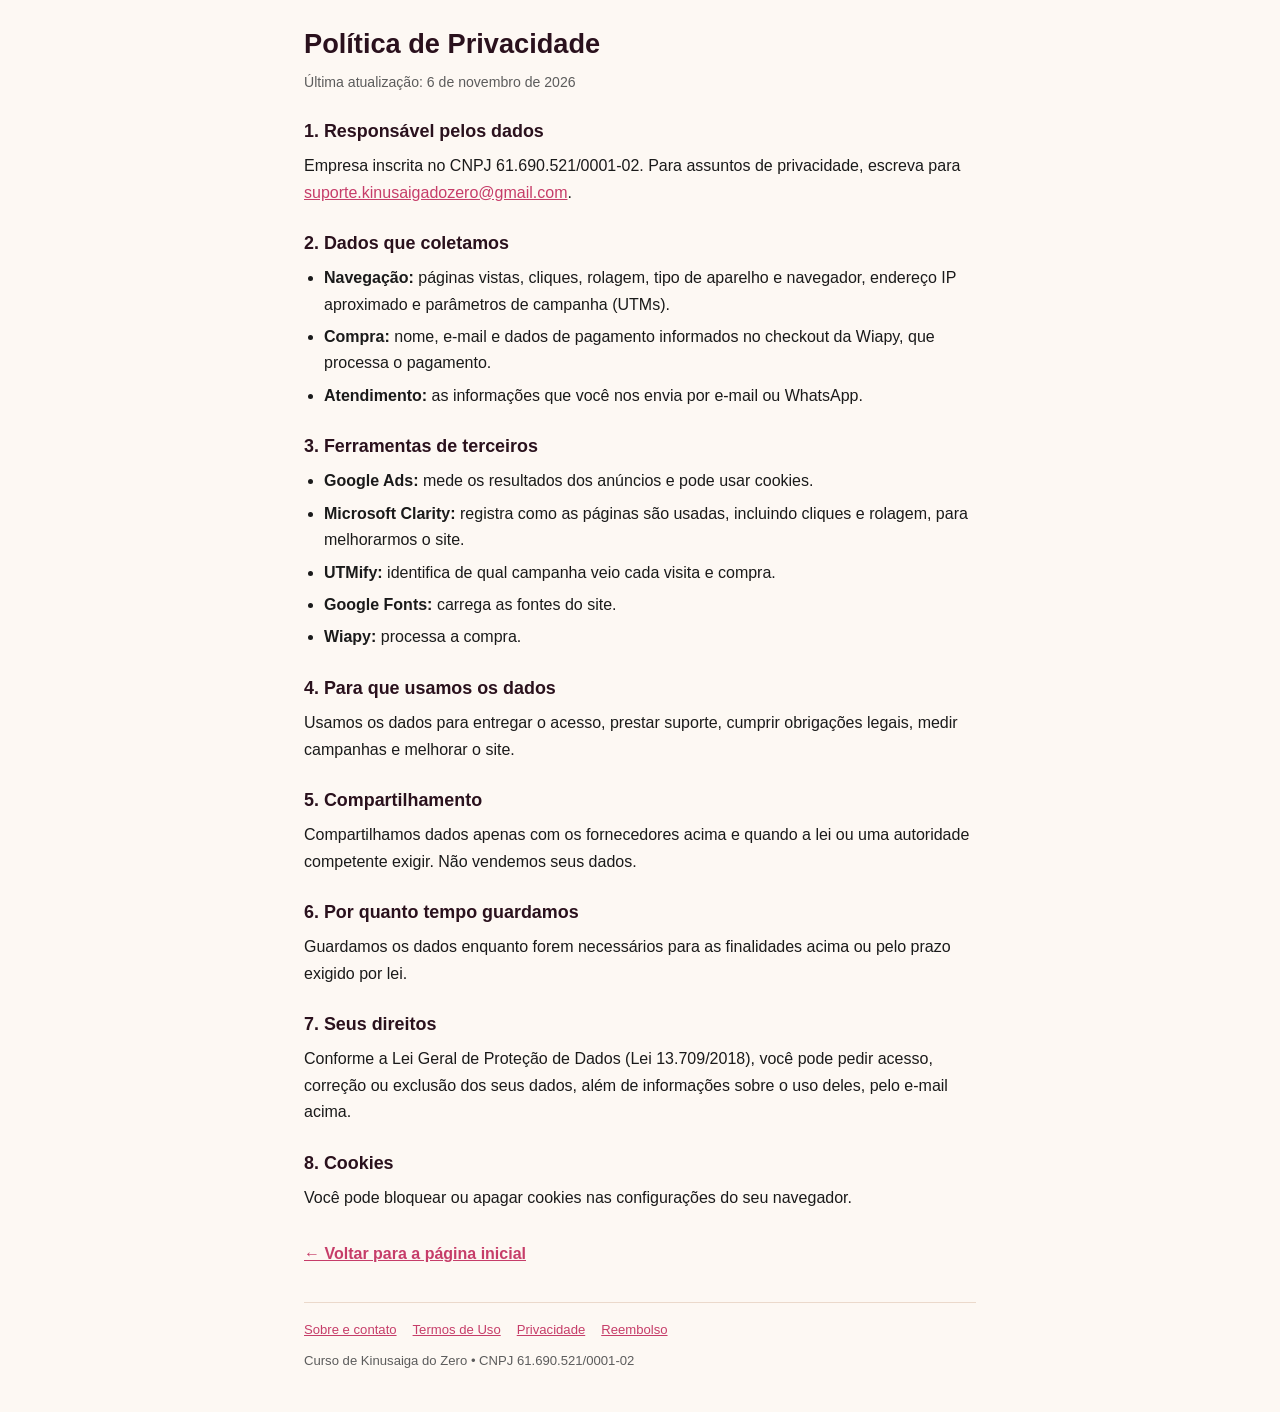
<file: privacidade.html>
<!DOCTYPE html>
<html lang="pt-BR">
<head>
  <meta charset="utf-8">
  <meta name="viewport" content="width=device-width, initial-scale=1">
  <title>Política de Privacidade — Curso de Kinusaiga do Zero</title>
  <meta name="description" content="Como o Curso de Kinusaiga do Zero coleta e usa dados pessoais.">
  <link rel="icon" href="favicon.ico" type="image/x-icon">
  <style>:root{--fundo:#FDF8F3;--titulo:#2A111D;--texto:#1A1A1A;--sub:#5C5C5C;--rosa:#C63D69;--borda:#EBD9CB}*{box-sizing:border-box;margin:0;padding:0}body{background:var(--fundo);color:var(--texto);font-family:-apple-system,BlinkMacSystemFont,"Segoe UI",Roboto,Arial,sans-serif;line-height:1.65;font-size:16px}.legal{max-width:44rem;margin:0 auto;padding:28px 16px 40px}.legal h1{color:var(--titulo);font-size:1.7rem;font-weight:900;line-height:1.2;margin-bottom:6px}.legal h2{color:var(--titulo);font-size:1.12rem;font-weight:800;line-height:1.3;margin:26px 0 6px}.legal p,.legal ul{margin-top:10px}.legal ul{padding-left:20px}.legal li{margin-top:6px}.legal a{color:var(--rosa);text-decoration:underline;word-break:break-word}.legal-date{color:var(--sub);font-size:.88rem}.legal-voltar{display:inline-block;margin-top:30px;font-weight:700}.legal-rodape{border-top:1px solid var(--borda);margin-top:34px;padding-top:16px;color:var(--sub);font-size:.82rem}.legal-rodape nav{display:flex;flex-wrap:wrap;gap:6px 16px;margin-bottom:8px}</style>
</head>
<body>
<main class="legal">
  <h1>Política de Privacidade</h1>
  <p class="legal-date">Última atualização: 6 de novembro de 2026</p>

  <h2>1. Responsável pelos dados</h2>
  <p>Empresa inscrita no CNPJ 61.690.521/0001-02. Para assuntos de privacidade, escreva para <a href="mailto:suporte.kinusaigadozero@gmail.com">suporte.kinusaigadozero@gmail.com</a>.</p>

  <h2>2. Dados que coletamos</h2>
  <ul>
    <li><strong>Navegação:</strong> páginas vistas, cliques, rolagem, tipo de aparelho e navegador, endereço IP aproximado e parâmetros de campanha (UTMs).</li>
    <li><strong>Compra:</strong> nome, e-mail e dados de pagamento informados no checkout da Wiapy, que processa o pagamento.</li>
    <li><strong>Atendimento:</strong> as informações que você nos envia por e-mail ou WhatsApp.</li>
  </ul>

  <h2>3. Ferramentas de terceiros</h2>
  <ul>
    <li><strong>Google Ads:</strong> mede os resultados dos anúncios e pode usar cookies.</li>
    <li><strong>Microsoft Clarity:</strong> registra como as páginas são usadas, incluindo cliques e rolagem, para melhorarmos o site.</li>
    <li><strong>UTMify:</strong> identifica de qual campanha veio cada visita e compra.</li>
    <li><strong>Google Fonts:</strong> carrega as fontes do site.</li>
    <li><strong>Wiapy:</strong> processa a compra.</li>
  </ul>

  <h2>4. Para que usamos os dados</h2>
  <p>Usamos os dados para entregar o acesso, prestar suporte, cumprir obrigações legais, medir campanhas e melhorar o site.</p>

  <h2>5. Compartilhamento</h2>
  <p>Compartilhamos dados apenas com os fornecedores acima e quando a lei ou uma autoridade competente exigir. Não vendemos seus dados.</p>

  <h2>6. Por quanto tempo guardamos</h2>
  <p>Guardamos os dados enquanto forem necessários para as finalidades acima ou pelo prazo exigido por lei.</p>

  <h2>7. Seus direitos</h2>
  <p>Conforme a Lei Geral de Proteção de Dados (Lei 13.709/2018), você pode pedir acesso, correção ou exclusão dos seus dados, além de informações sobre o uso deles, pelo e-mail acima.</p>

  <h2>8. Cookies</h2>
  <p>Você pode bloquear ou apagar cookies nas configurações do seu navegador.</p>

  <a class="legal-voltar" href="index.html">← Voltar para a página inicial</a>

  <footer class="legal-rodape">
    <nav>
      <a href="sobre.html">Sobre e contato</a>
      <a href="termos.html">Termos de Uso</a>
      <a href="privacidade.html">Privacidade</a>
      <a href="reembolso.html">Reembolso</a>
    </nav>
    <p>Curso de Kinusaiga do Zero • CNPJ 61.690.521/0001-02</p>
  </footer>
</main>
</body>
</html>
</file>
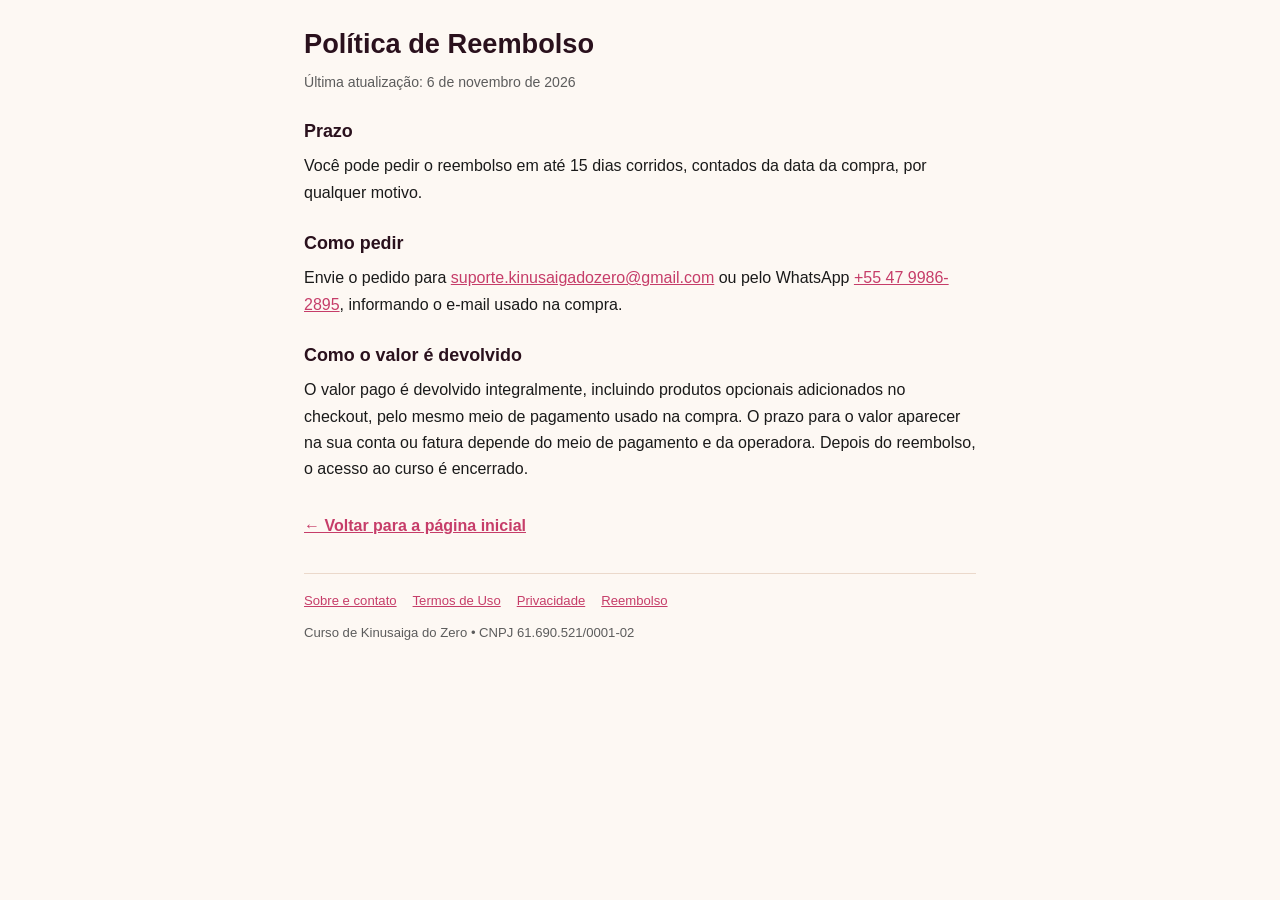
<file: reembolso.html>
<!DOCTYPE html>
<html lang="pt-BR">
<head>
  <meta charset="utf-8">
  <meta name="viewport" content="width=device-width, initial-scale=1">
  <title>Política de Reembolso — Curso de Kinusaiga do Zero</title>
  <meta name="description" content="Garantia de 15 dias e como pedir reembolso do Curso de Kinusaiga do Zero.">
  <link rel="icon" href="favicon.ico" type="image/x-icon">
  <style>:root{--fundo:#FDF8F3;--titulo:#2A111D;--texto:#1A1A1A;--sub:#5C5C5C;--rosa:#C63D69;--borda:#EBD9CB}*{box-sizing:border-box;margin:0;padding:0}body{background:var(--fundo);color:var(--texto);font-family:-apple-system,BlinkMacSystemFont,"Segoe UI",Roboto,Arial,sans-serif;line-height:1.65;font-size:16px}.legal{max-width:44rem;margin:0 auto;padding:28px 16px 40px}.legal h1{color:var(--titulo);font-size:1.7rem;font-weight:900;line-height:1.2;margin-bottom:6px}.legal h2{color:var(--titulo);font-size:1.12rem;font-weight:800;line-height:1.3;margin:26px 0 6px}.legal p,.legal ul{margin-top:10px}.legal ul{padding-left:20px}.legal li{margin-top:6px}.legal a{color:var(--rosa);text-decoration:underline;word-break:break-word}.legal-date{color:var(--sub);font-size:.88rem}.legal-voltar{display:inline-block;margin-top:30px;font-weight:700}.legal-rodape{border-top:1px solid var(--borda);margin-top:34px;padding-top:16px;color:var(--sub);font-size:.82rem}.legal-rodape nav{display:flex;flex-wrap:wrap;gap:6px 16px;margin-bottom:8px}</style>
</head>
<body>
<main class="legal">
  <h1>Política de Reembolso</h1>
  <p class="legal-date">Última atualização: 6 de novembro de 2026</p>

  <h2>Prazo</h2>
  <p>Você pode pedir o reembolso em até 15 dias corridos, contados da data da compra, por qualquer motivo.</p>

  <h2>Como pedir</h2>
  <p>Envie o pedido para <a href="mailto:suporte.kinusaigadozero@gmail.com">suporte.kinusaigadozero@gmail.com</a> ou pelo WhatsApp <a href="https://wa.me/554799862895" target="_blank" rel="noopener">+55 47 9986-2895</a>, informando o e-mail usado na compra.</p>

  <h2>Como o valor é devolvido</h2>
  <p>O valor pago é devolvido integralmente, incluindo produtos opcionais adicionados no checkout, pelo mesmo meio de pagamento usado na compra. O prazo para o valor aparecer na sua conta ou fatura depende do meio de pagamento e da operadora. Depois do reembolso, o acesso ao curso é encerrado.</p>

  <a class="legal-voltar" href="index.html">← Voltar para a página inicial</a>

  <footer class="legal-rodape">
    <nav>
      <a href="sobre.html">Sobre e contato</a>
      <a href="termos.html">Termos de Uso</a>
      <a href="privacidade.html">Privacidade</a>
      <a href="reembolso.html">Reembolso</a>
    </nav>
    <p>Curso de Kinusaiga do Zero • CNPJ 61.690.521/0001-02</p>
  </footer>
</main>
</body>
</html>
</file>
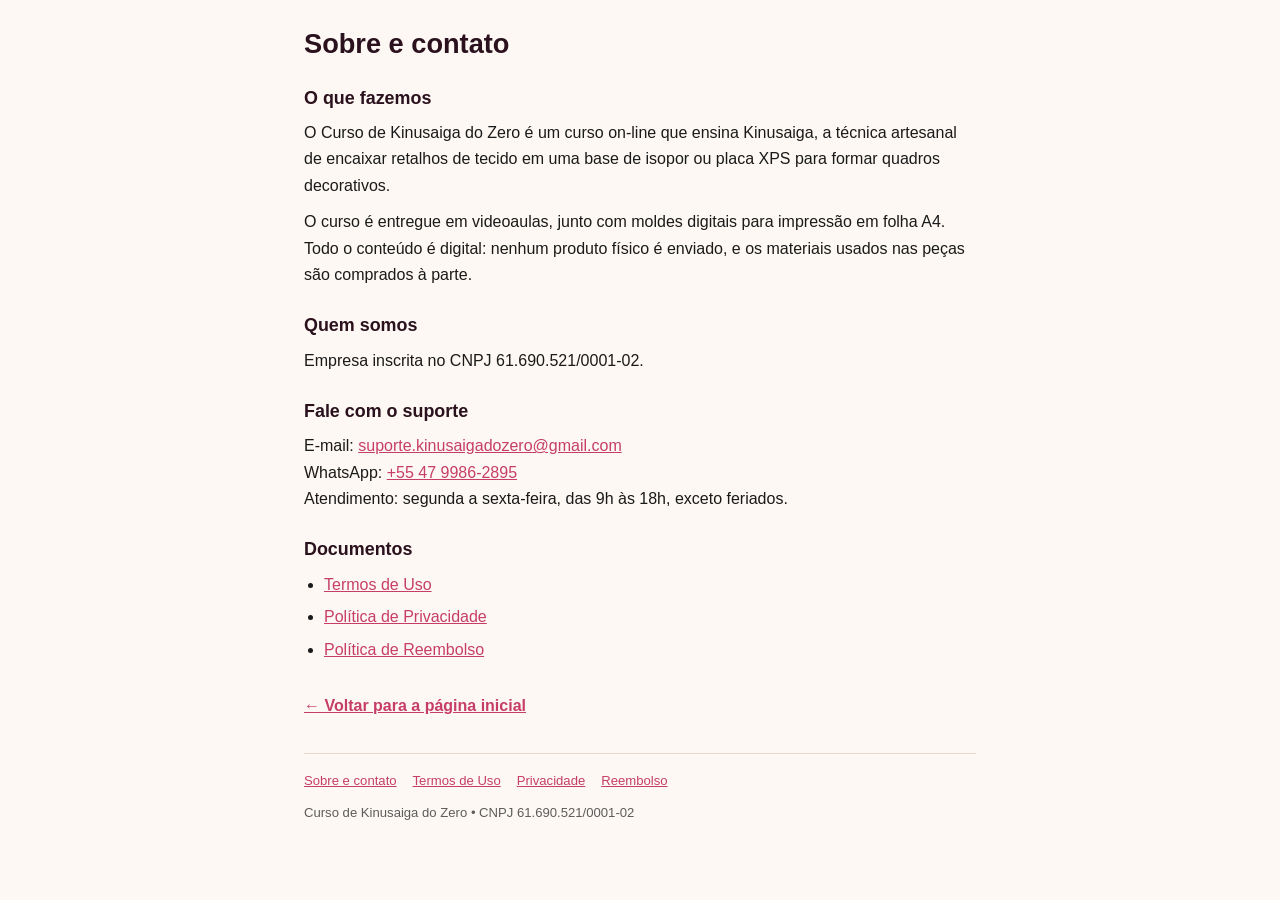
<file: sobre.html>
<!DOCTYPE html>
<html lang="pt-BR">
<head>
  <meta charset="utf-8">
  <meta name="viewport" content="width=device-width, initial-scale=1">
  <title>Sobre e contato — Curso de Kinusaiga do Zero</title>
  <meta name="description" content="Quem somos e como falar com o suporte do Curso de Kinusaiga do Zero.">
  <link rel="icon" href="favicon.ico" type="image/x-icon">
  <style>:root{--fundo:#FDF8F3;--titulo:#2A111D;--texto:#1A1A1A;--sub:#5C5C5C;--rosa:#C63D69;--borda:#EBD9CB}*{box-sizing:border-box;margin:0;padding:0}body{background:var(--fundo);color:var(--texto);font-family:-apple-system,BlinkMacSystemFont,"Segoe UI",Roboto,Arial,sans-serif;line-height:1.65;font-size:16px}.legal{max-width:44rem;margin:0 auto;padding:28px 16px 40px}.legal h1{color:var(--titulo);font-size:1.7rem;font-weight:900;line-height:1.2;margin-bottom:6px}.legal h2{color:var(--titulo);font-size:1.12rem;font-weight:800;line-height:1.3;margin:26px 0 6px}.legal p,.legal ul{margin-top:10px}.legal ul{padding-left:20px}.legal li{margin-top:6px}.legal a{color:var(--rosa);text-decoration:underline;word-break:break-word}.legal-date{color:var(--sub);font-size:.88rem}.legal-voltar{display:inline-block;margin-top:30px;font-weight:700}.legal-rodape{border-top:1px solid var(--borda);margin-top:34px;padding-top:16px;color:var(--sub);font-size:.82rem}.legal-rodape nav{display:flex;flex-wrap:wrap;gap:6px 16px;margin-bottom:8px}</style>
</head>
<body>
<main class="legal">
  <h1>Sobre e contato</h1>

  <h2>O que fazemos</h2>
  <p>O Curso de Kinusaiga do Zero é um curso on-line que ensina Kinusaiga, a técnica artesanal de encaixar retalhos de tecido em uma base de isopor ou placa XPS para formar quadros decorativos.</p>
  <p>O curso é entregue em videoaulas, junto com moldes digitais para impressão em folha A4. Todo o conteúdo é digital: nenhum produto físico é enviado, e os materiais usados nas peças são comprados à parte.</p>

  <h2>Quem somos</h2>
  <p>Empresa inscrita no CNPJ 61.690.521/0001-02.</p>

  <h2>Fale com o suporte</h2>
  <p>E-mail: <a href="mailto:suporte.kinusaigadozero@gmail.com">suporte.kinusaigadozero@gmail.com</a><br>WhatsApp: <a href="https://wa.me/554799862895" target="_blank" rel="noopener">+55 47 9986-2895</a><br>Atendimento: segunda a sexta-feira, das 9h às 18h, exceto feriados.</p>

  <h2>Documentos</h2>
  <ul>
    <li><a href="termos.html">Termos de Uso</a></li>
    <li><a href="privacidade.html">Política de Privacidade</a></li>
    <li><a href="reembolso.html">Política de Reembolso</a></li>
  </ul>

  <a class="legal-voltar" href="index.html">← Voltar para a página inicial</a>

  <footer class="legal-rodape">
    <nav>
      <a href="sobre.html">Sobre e contato</a>
      <a href="termos.html">Termos de Uso</a>
      <a href="privacidade.html">Privacidade</a>
      <a href="reembolso.html">Reembolso</a>
    </nav>
    <p>Curso de Kinusaiga do Zero • CNPJ 61.690.521/0001-02</p>
  </footer>
</main>
</body>
</html>
</file>
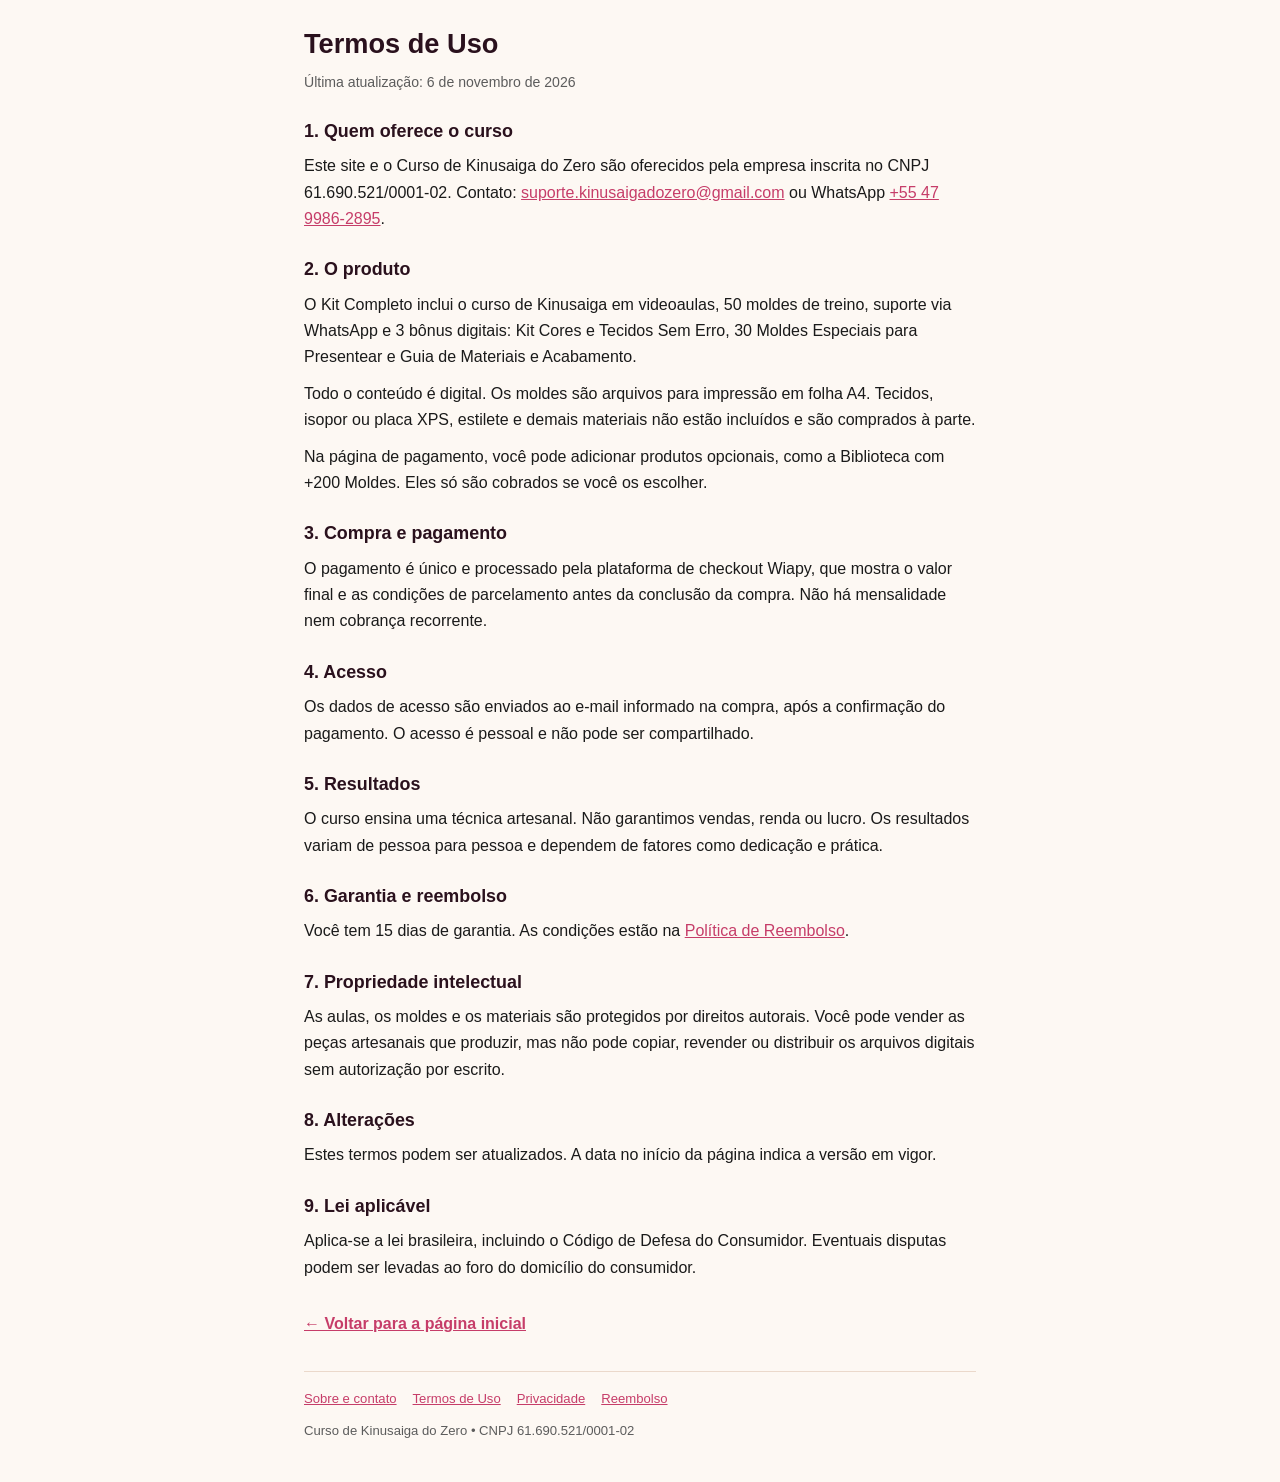
<file: termos.html>
<!DOCTYPE html>
<html lang="pt-BR">
<head>
  <meta charset="utf-8">
  <meta name="viewport" content="width=device-width, initial-scale=1">
  <title>Termos de Uso — Curso de Kinusaiga do Zero</title>
  <meta name="description" content="Condições de compra e uso do Curso de Kinusaiga do Zero.">
  <link rel="icon" href="favicon.ico" type="image/x-icon">
  <style>:root{--fundo:#FDF8F3;--titulo:#2A111D;--texto:#1A1A1A;--sub:#5C5C5C;--rosa:#C63D69;--borda:#EBD9CB}*{box-sizing:border-box;margin:0;padding:0}body{background:var(--fundo);color:var(--texto);font-family:-apple-system,BlinkMacSystemFont,"Segoe UI",Roboto,Arial,sans-serif;line-height:1.65;font-size:16px}.legal{max-width:44rem;margin:0 auto;padding:28px 16px 40px}.legal h1{color:var(--titulo);font-size:1.7rem;font-weight:900;line-height:1.2;margin-bottom:6px}.legal h2{color:var(--titulo);font-size:1.12rem;font-weight:800;line-height:1.3;margin:26px 0 6px}.legal p,.legal ul{margin-top:10px}.legal ul{padding-left:20px}.legal li{margin-top:6px}.legal a{color:var(--rosa);text-decoration:underline;word-break:break-word}.legal-date{color:var(--sub);font-size:.88rem}.legal-voltar{display:inline-block;margin-top:30px;font-weight:700}.legal-rodape{border-top:1px solid var(--borda);margin-top:34px;padding-top:16px;color:var(--sub);font-size:.82rem}.legal-rodape nav{display:flex;flex-wrap:wrap;gap:6px 16px;margin-bottom:8px}</style>
</head>
<body>
<main class="legal">
  <h1>Termos de Uso</h1>
  <p class="legal-date">Última atualização: 6 de novembro de 2026</p>

  <h2>1. Quem oferece o curso</h2>
  <p>Este site e o Curso de Kinusaiga do Zero são oferecidos pela empresa inscrita no CNPJ 61.690.521/0001-02. Contato: <a href="mailto:suporte.kinusaigadozero@gmail.com">suporte.kinusaigadozero@gmail.com</a> ou WhatsApp <a href="https://wa.me/554799862895" target="_blank" rel="noopener">+55 47 9986-2895</a>.</p>

  <h2>2. O produto</h2>
  <p>O Kit Completo inclui o curso de Kinusaiga em videoaulas, 50 moldes de treino, suporte via WhatsApp e 3 bônus digitais: Kit Cores e Tecidos Sem Erro, 30 Moldes Especiais para Presentear e Guia de Materiais e Acabamento.</p>
  <p>Todo o conteúdo é digital. Os moldes são arquivos para impressão em folha A4. Tecidos, isopor ou placa XPS, estilete e demais materiais não estão incluídos e são comprados à parte.</p>
  <p>Na página de pagamento, você pode adicionar produtos opcionais, como a Biblioteca com +200 Moldes. Eles só são cobrados se você os escolher.</p>

  <h2>3. Compra e pagamento</h2>
  <p>O pagamento é único e processado pela plataforma de checkout Wiapy, que mostra o valor final e as condições de parcelamento antes da conclusão da compra. Não há mensalidade nem cobrança recorrente.</p>

  <h2>4. Acesso</h2>
  <p>Os dados de acesso são enviados ao e-mail informado na compra, após a confirmação do pagamento. O acesso é pessoal e não pode ser compartilhado.</p>

  <h2>5. Resultados</h2>
  <p>O curso ensina uma técnica artesanal. Não garantimos vendas, renda ou lucro. Os resultados variam de pessoa para pessoa e dependem de fatores como dedicação e prática.</p>

  <h2>6. Garantia e reembolso</h2>
  <p>Você tem 15 dias de garantia. As condições estão na <a href="reembolso.html">Política de Reembolso</a>.</p>

  <h2>7. Propriedade intelectual</h2>
  <p>As aulas, os moldes e os materiais são protegidos por direitos autorais. Você pode vender as peças artesanais que produzir, mas não pode copiar, revender ou distribuir os arquivos digitais sem autorização por escrito.</p>

  <h2>8. Alterações</h2>
  <p>Estes termos podem ser atualizados. A data no início da página indica a versão em vigor.</p>

  <h2>9. Lei aplicável</h2>
  <p>Aplica-se a lei brasileira, incluindo o Código de Defesa do Consumidor. Eventuais disputas podem ser levadas ao foro do domicílio do consumidor.</p>

  <a class="legal-voltar" href="index.html">← Voltar para a página inicial</a>

  <footer class="legal-rodape">
    <nav>
      <a href="sobre.html">Sobre e contato</a>
      <a href="termos.html">Termos de Uso</a>
      <a href="privacidade.html">Privacidade</a>
      <a href="reembolso.html">Reembolso</a>
    </nav>
    <p>Curso de Kinusaiga do Zero • CNPJ 61.690.521/0001-02</p>
  </footer>
</main>
</body>
</html>
</file>
